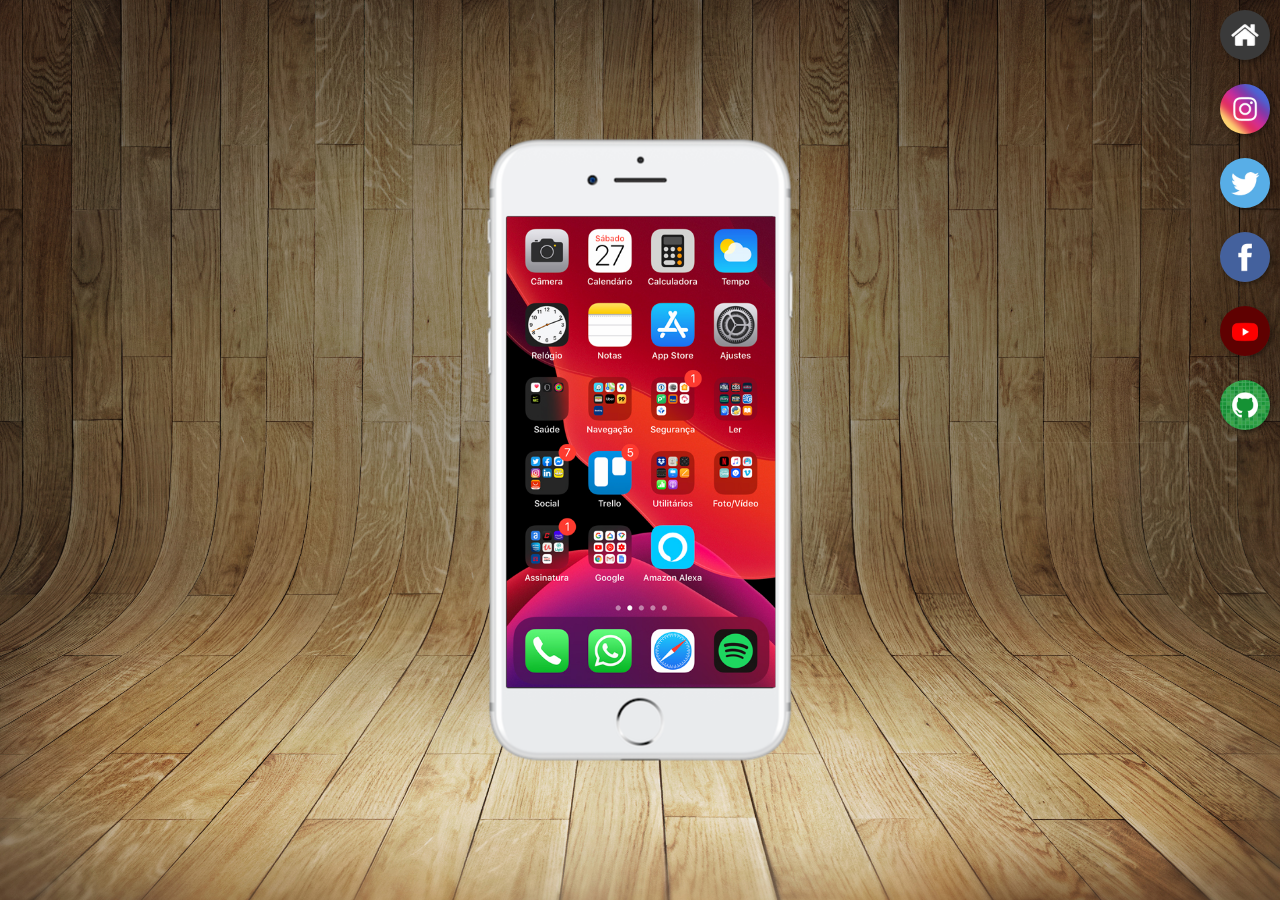
<file: index.html>
<!DOCTYPE html>
<html lang="pt-br">
<head>
    <meta charset="UTF-8">
    <meta http-equiv="X-UA-Compatible" content="IE=edge">
    <meta name="viewport" content="width=device-width, initial-scale=1.0">
    <title>Projeto Redes Sociais</title>
    <link rel="shortcut icon" href="favicon.ico" type="image/x-icon">
    <link rel="stylesheet" href="estilos/style.css">
</head>
<body>
    <main>
        <section id="telefone">
            <iframe name="tela" id="tela" src="home.html" frameborder="0"></iframe>
        </section>
        <section id="redes-sociais">
            <a href="home.html" target="tela"><img src="imagens/logo-home.jpg" alt="Home"></a> <br>
            <a href="instagram.html" target="tela"><img src="imagens/logo-instagram.jpg" alt="Instagram"></a> <br>
            <a href="twitter.html" target="tela"><img src="imagens/logo-twitter.jpg" alt="Twitter"></a> <br>
            <a href="face.html" target="tela"><img src="imagens/logo-facebook.jpg" alt="Facebook"></a> <br>
            <a href="youtube.html" target="tela"><img src="imagens/logo-youtube.jpg" alt="YouTube"></a> <br>
            <a href="github.html" target="tela"><img src="imagens/logo-github.jpg" alt="GitHub"></a>
        </section>
    </main>
</body>
</html>
</file>
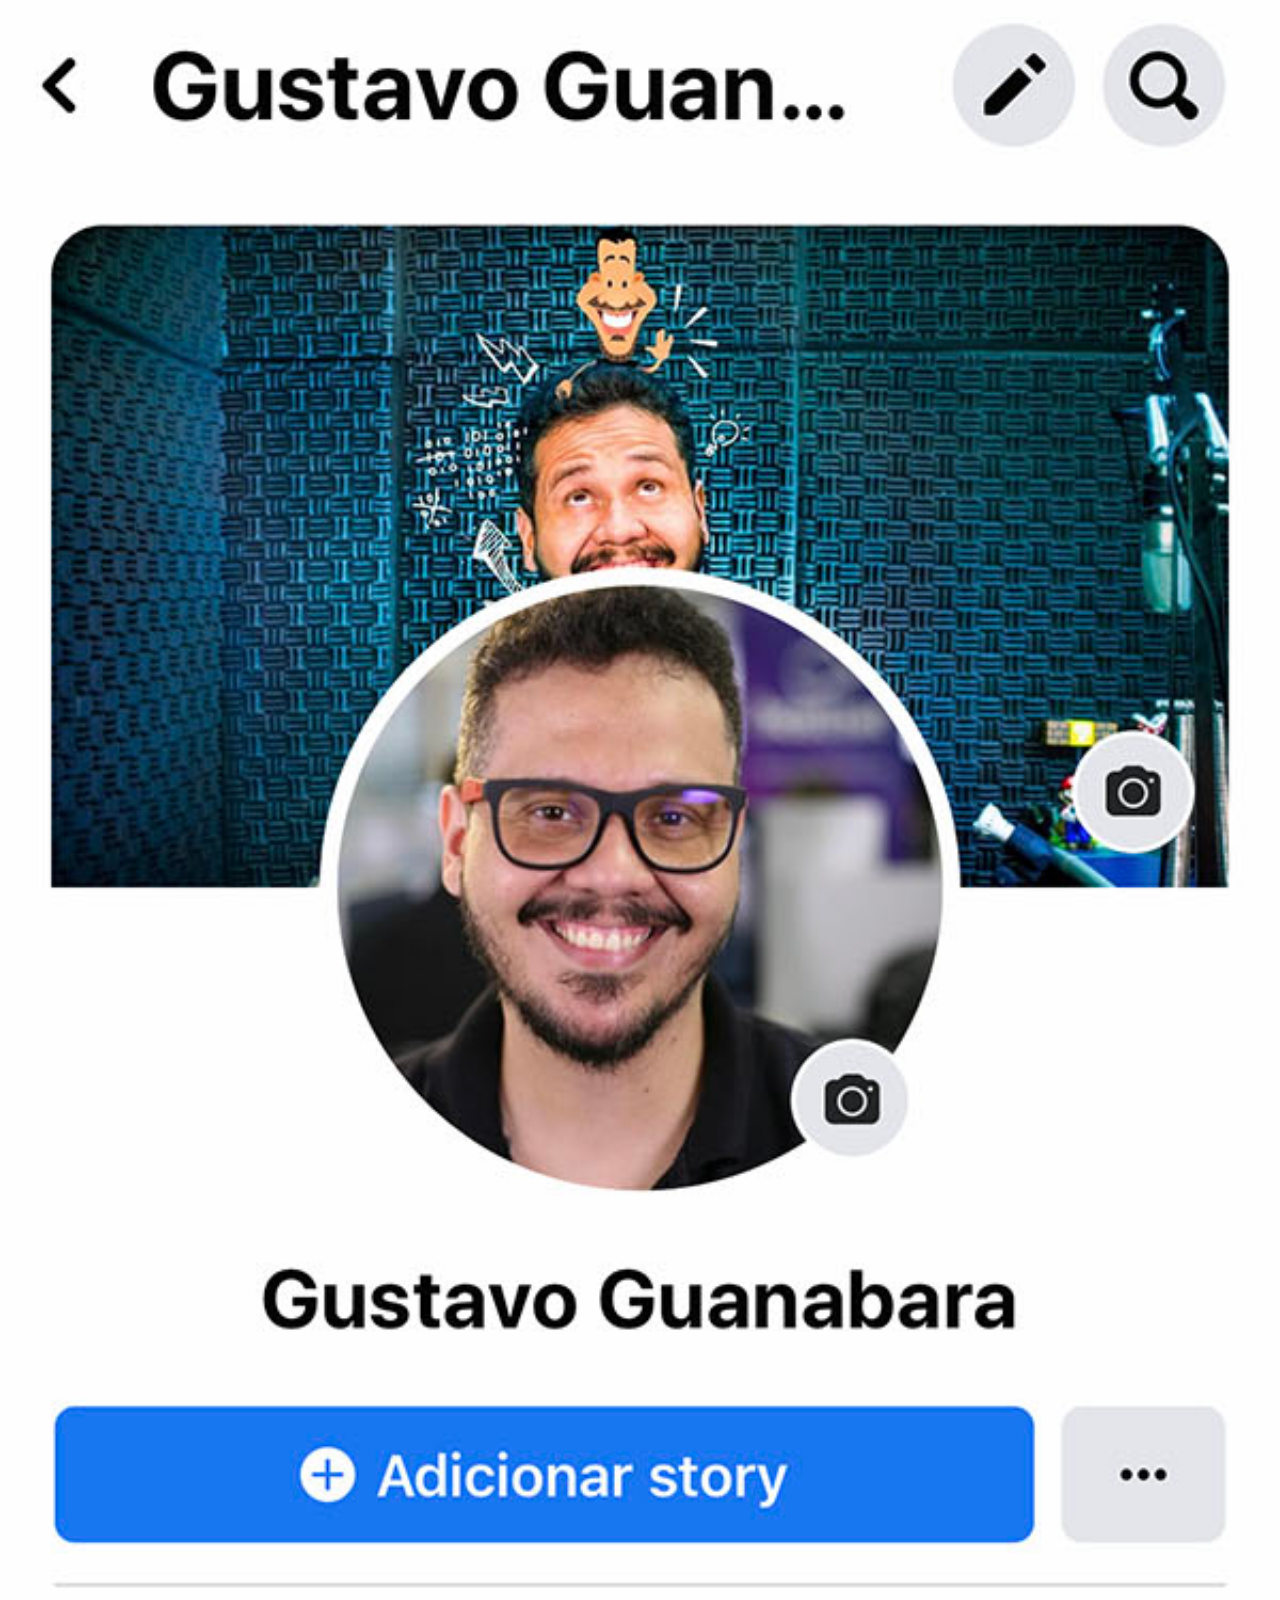
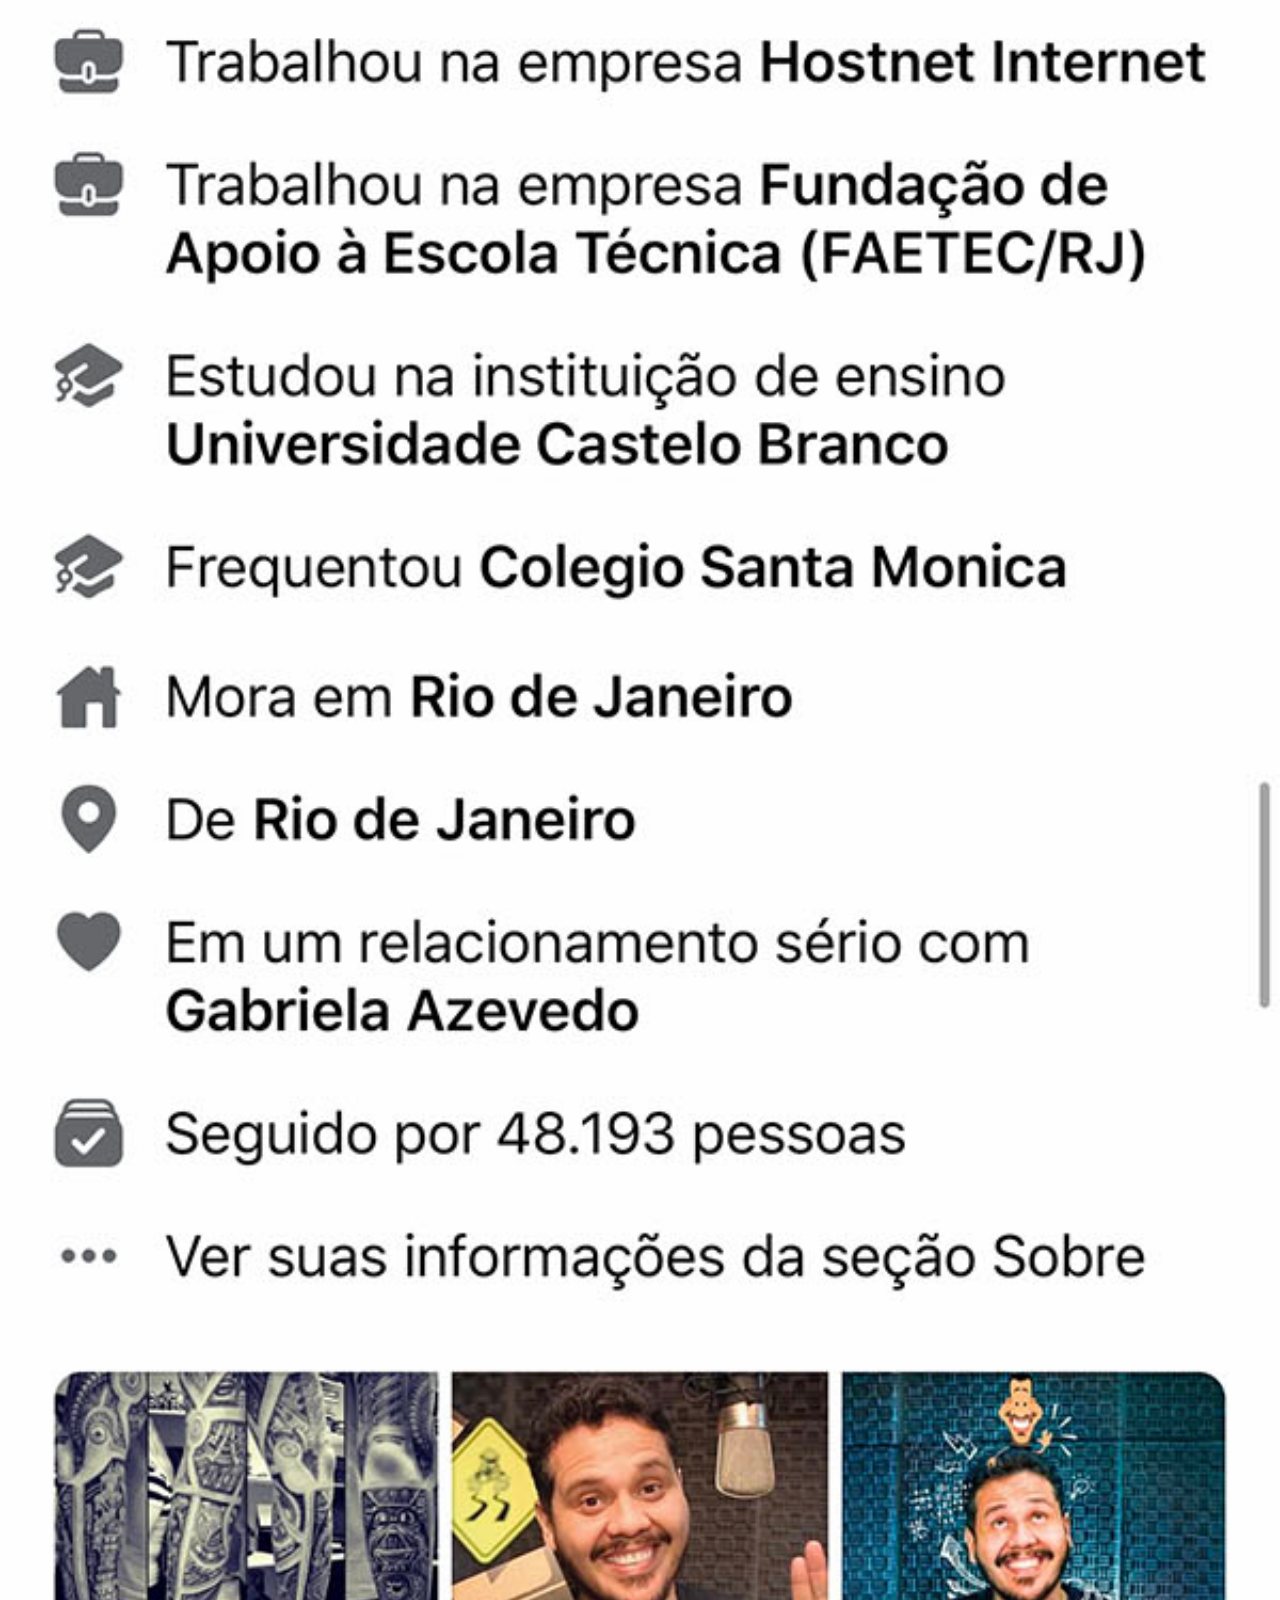
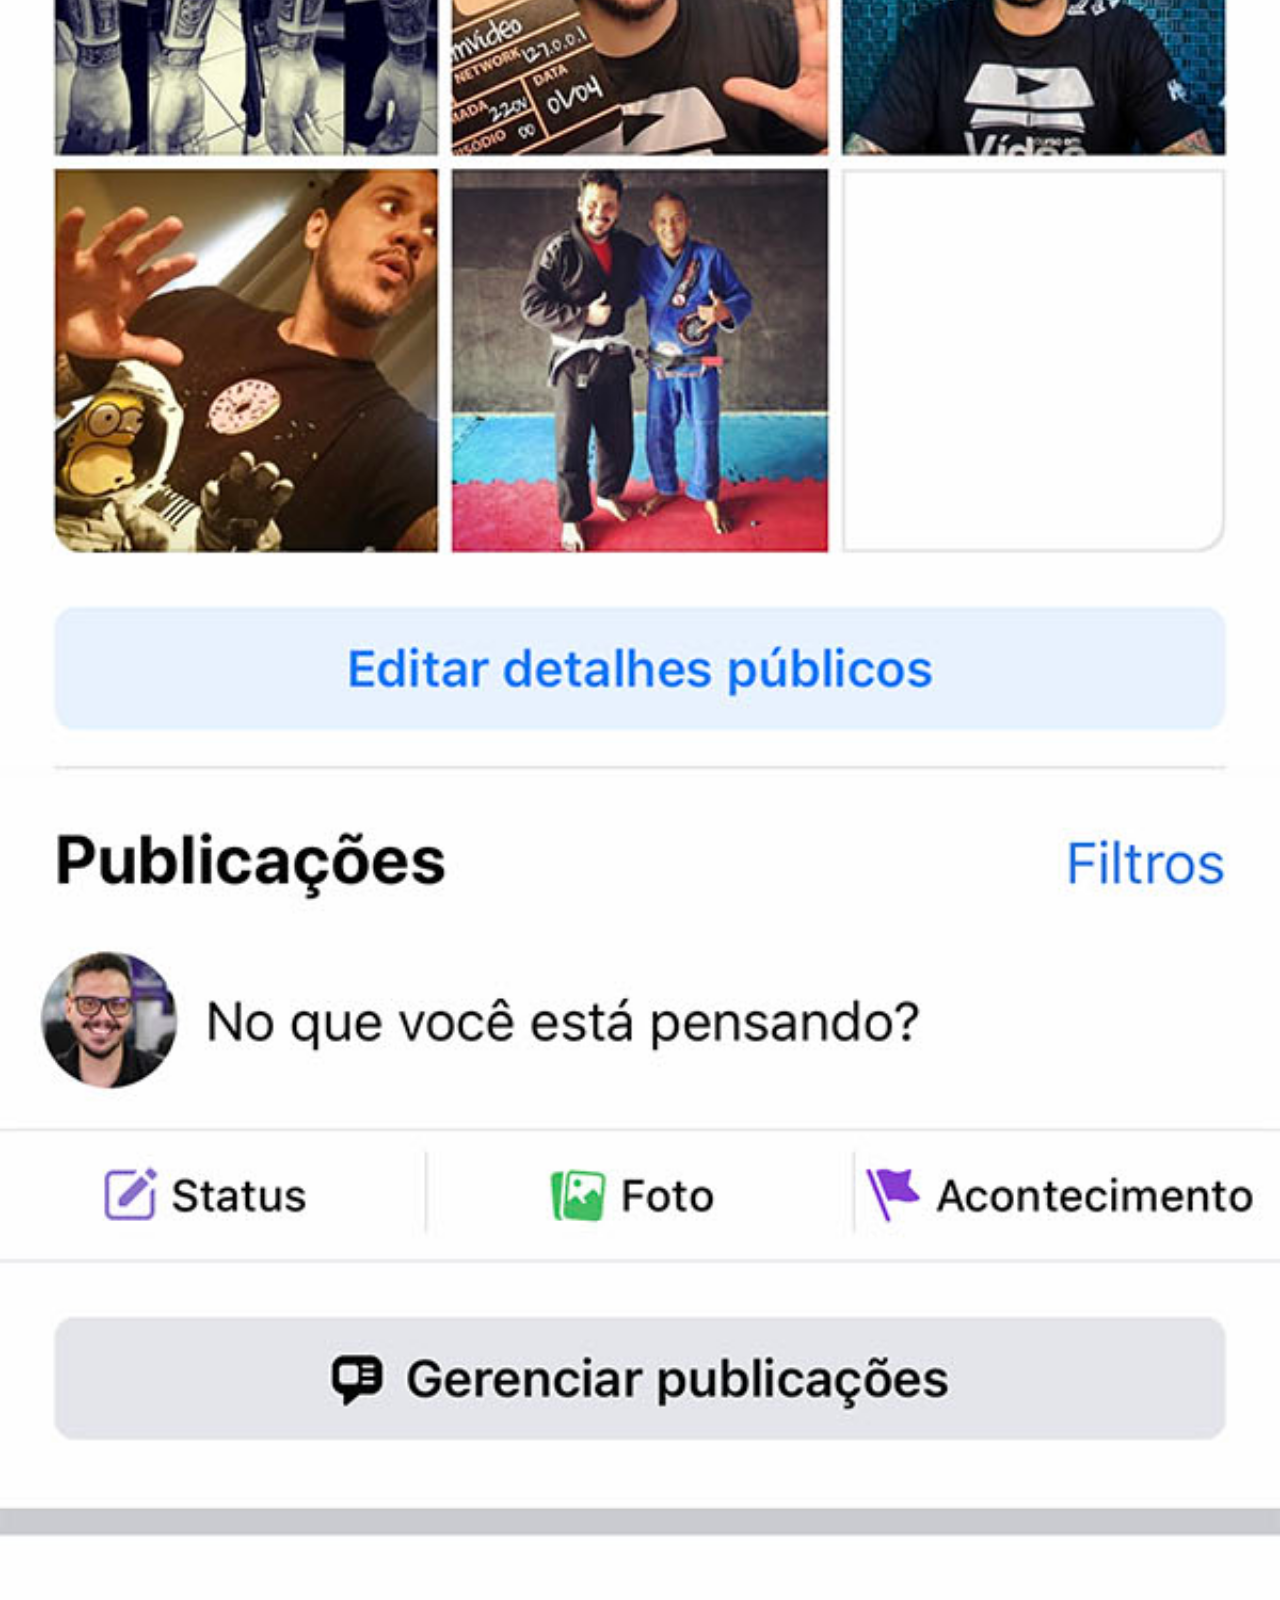
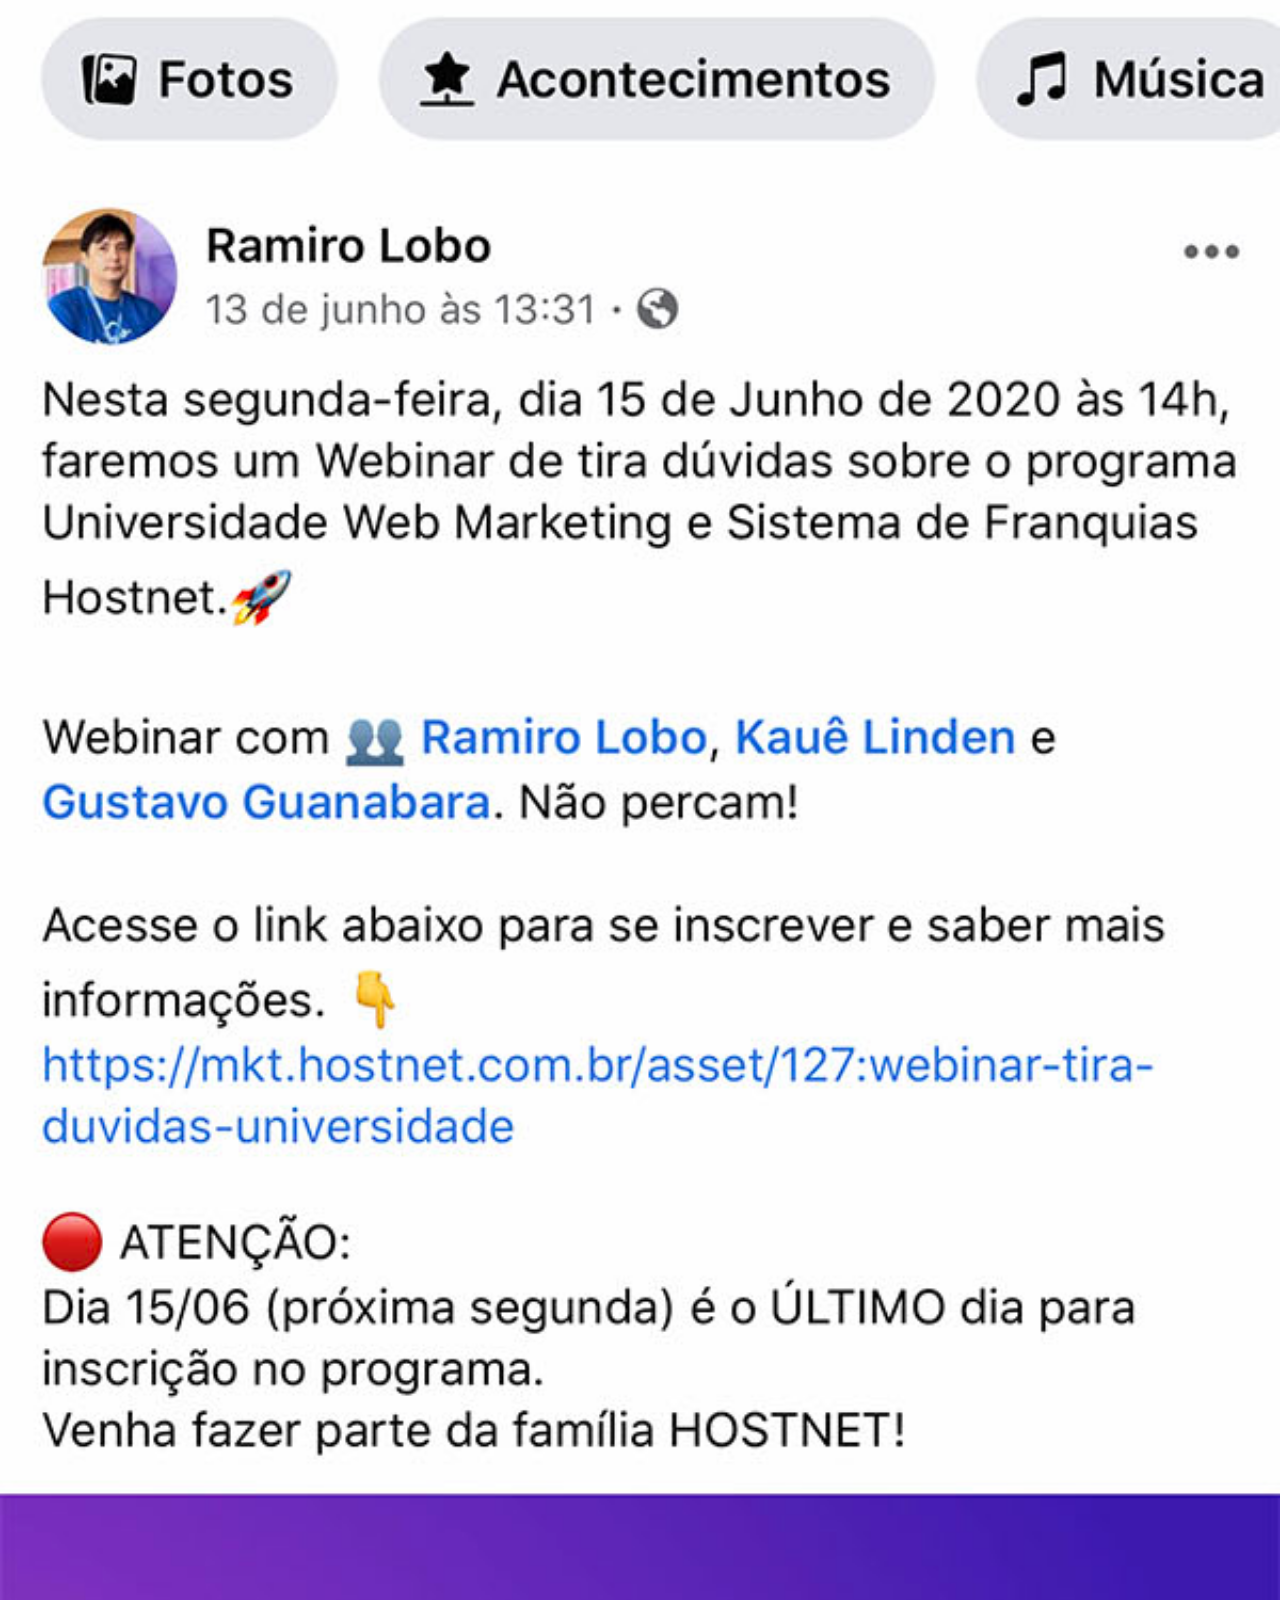
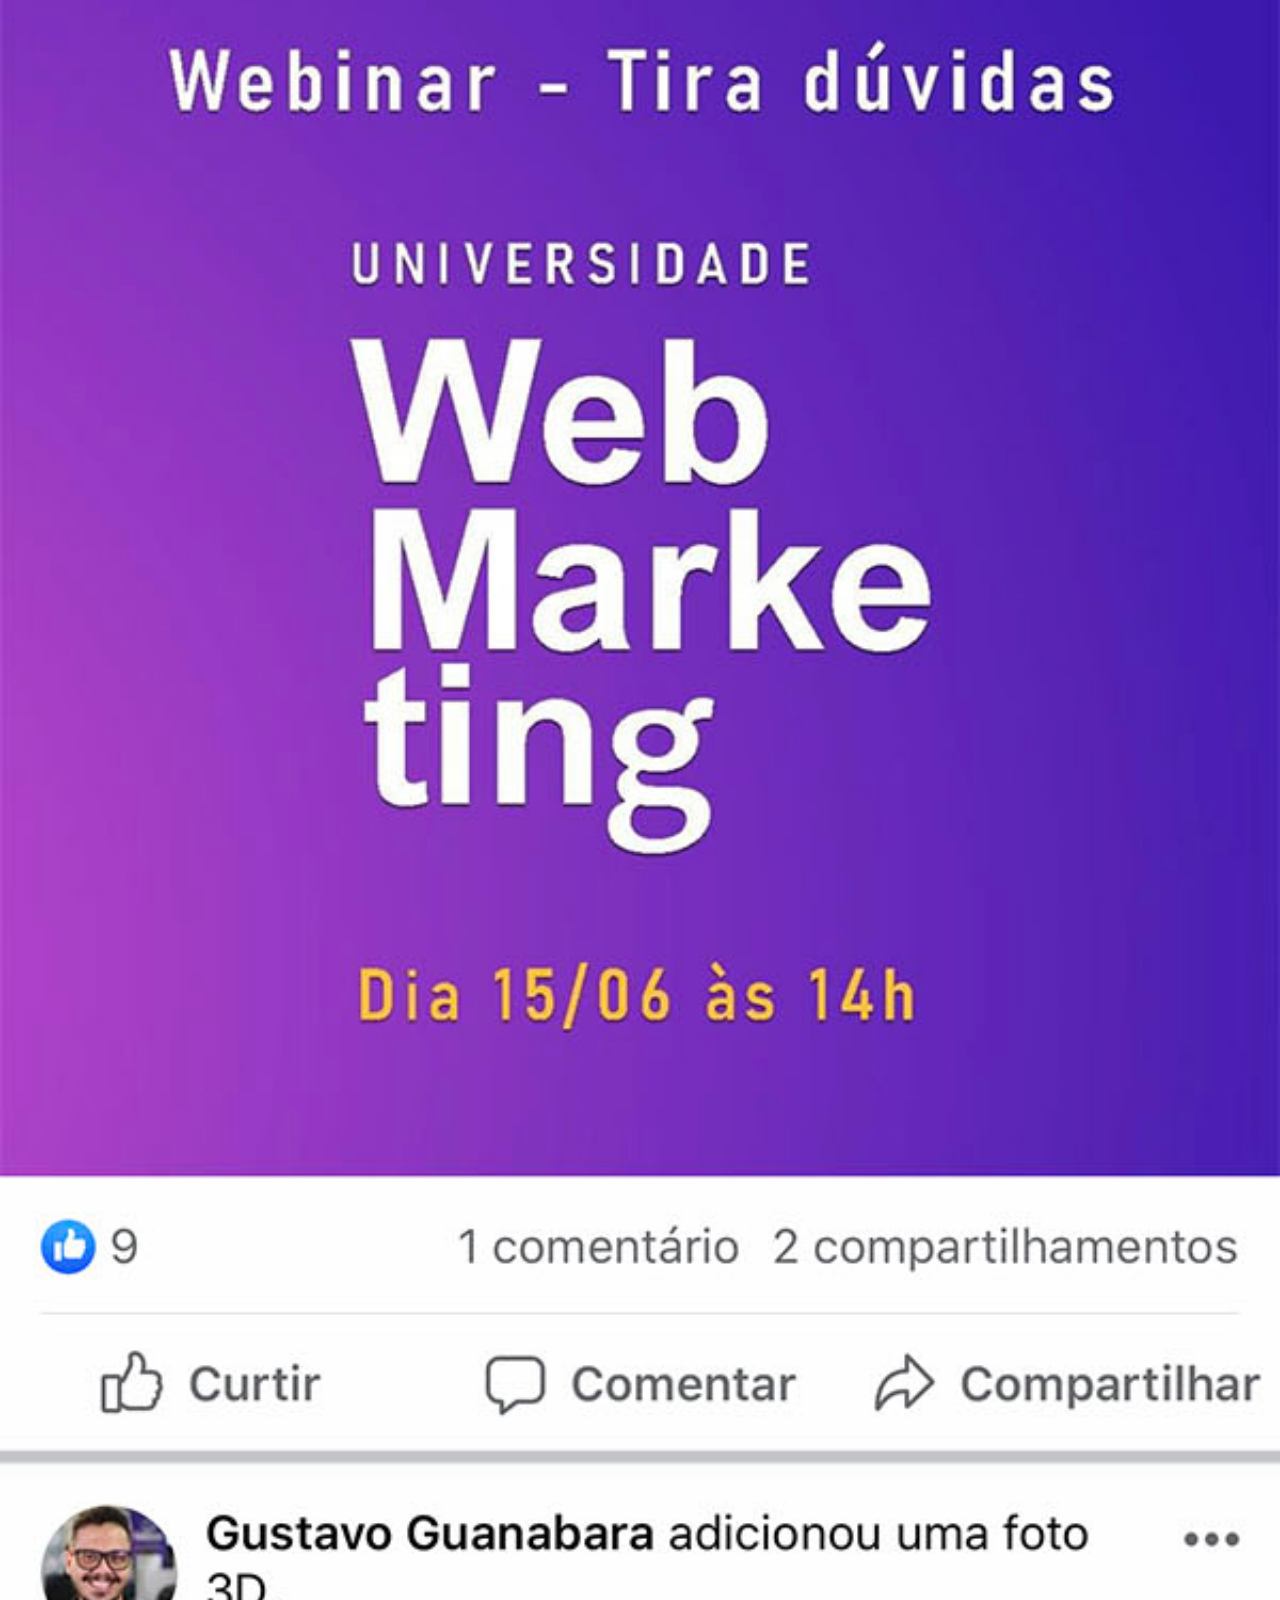
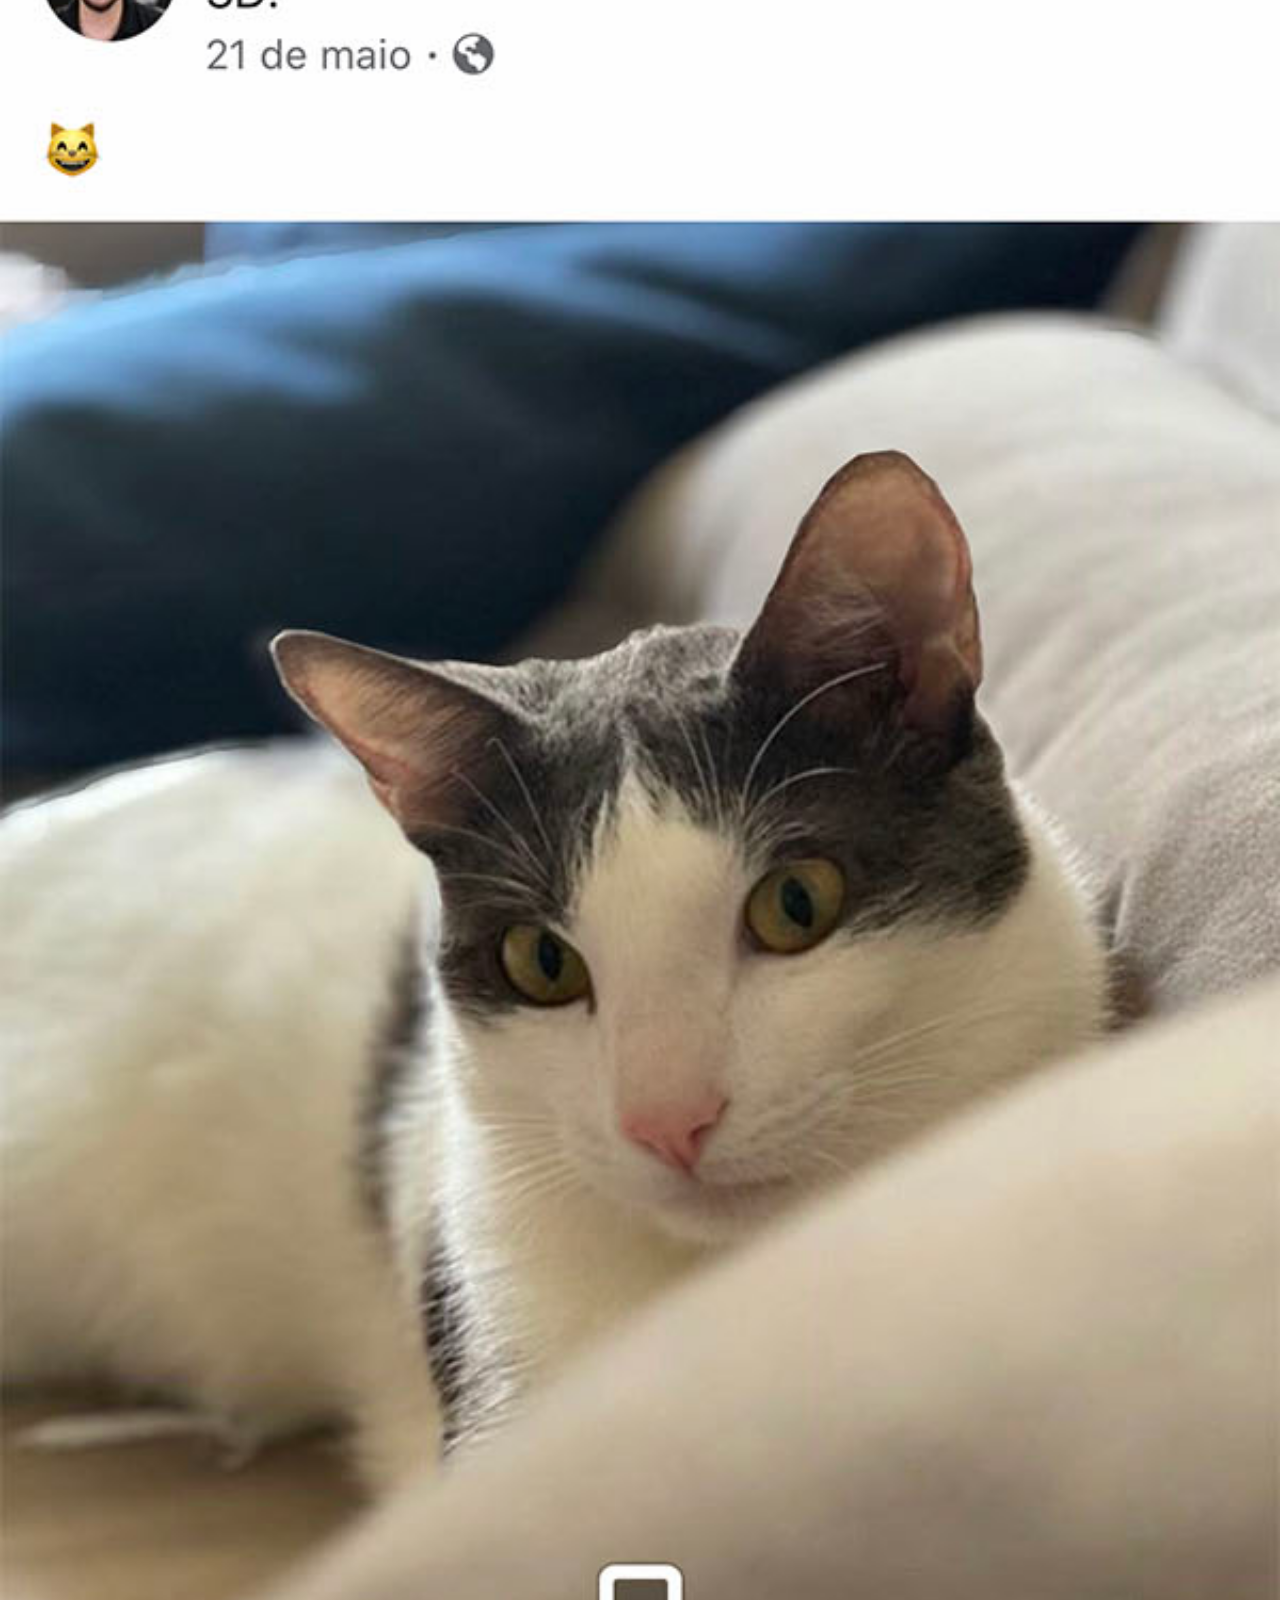
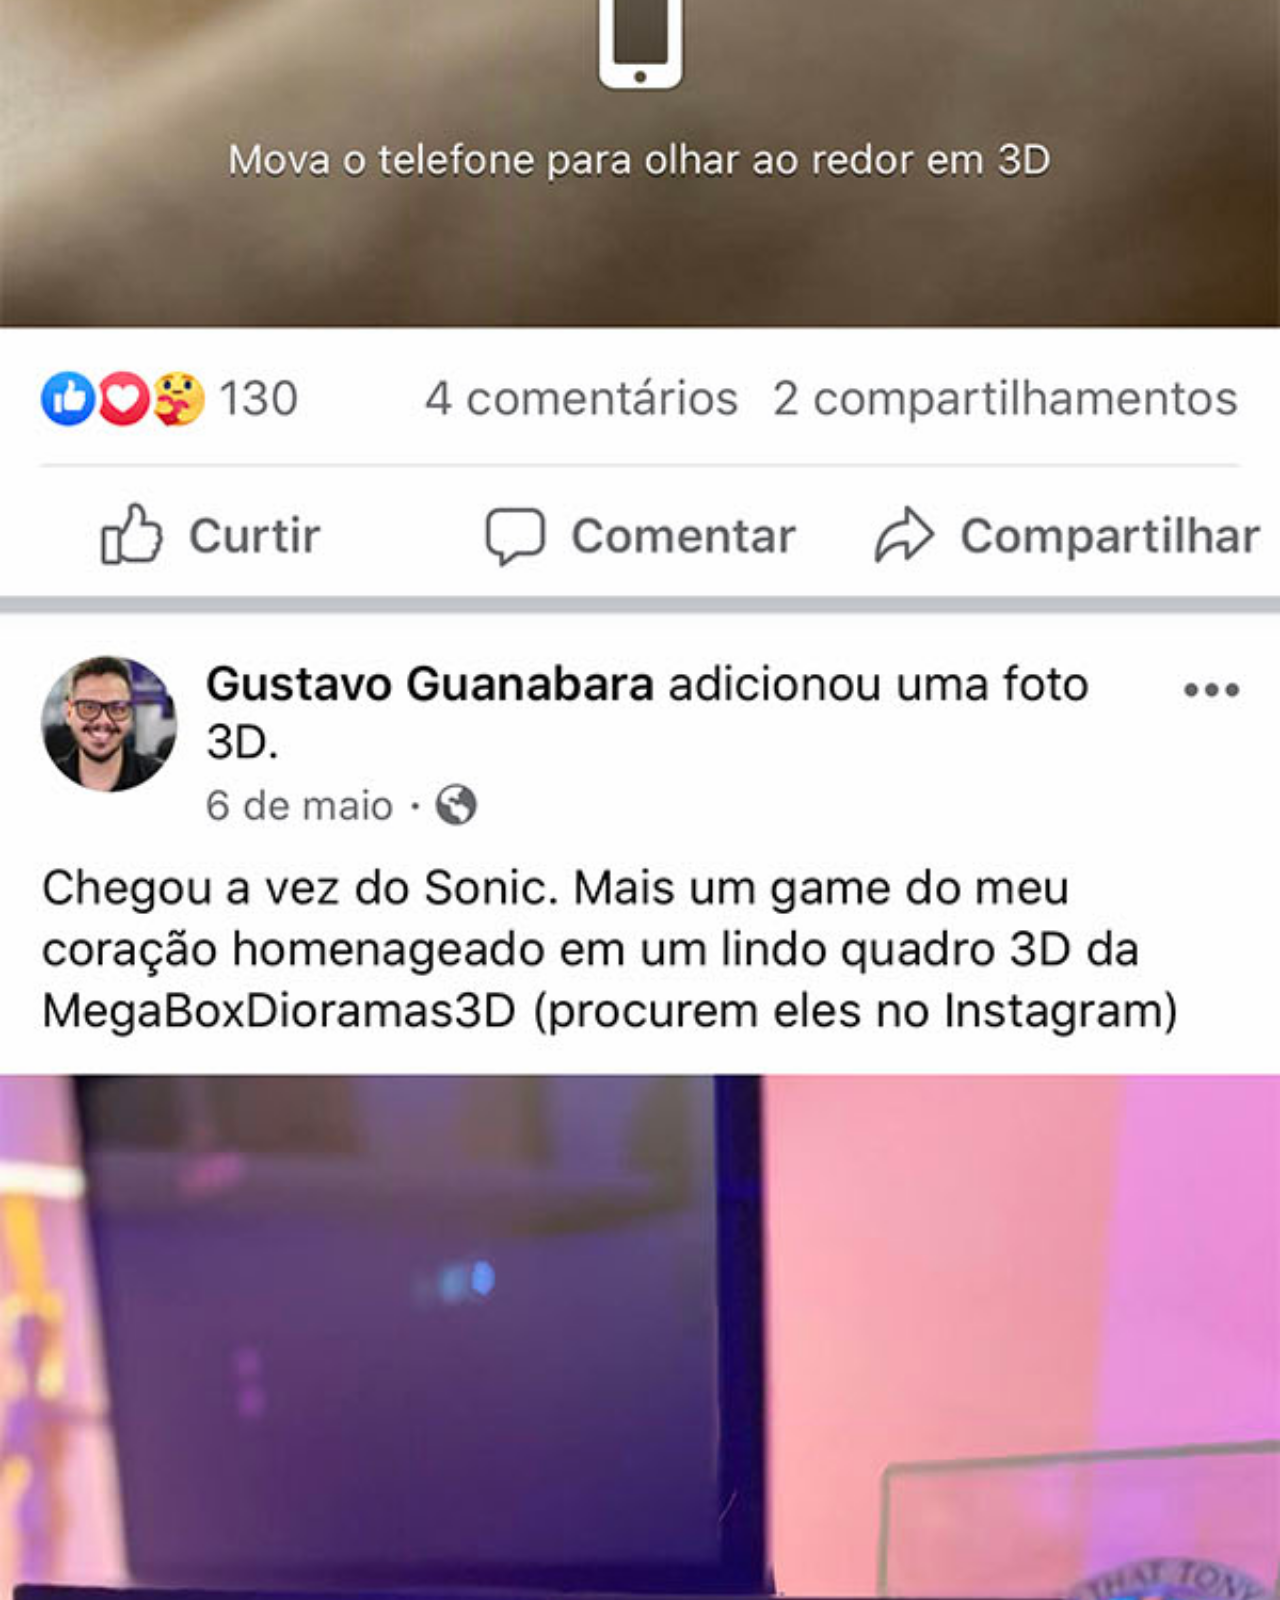
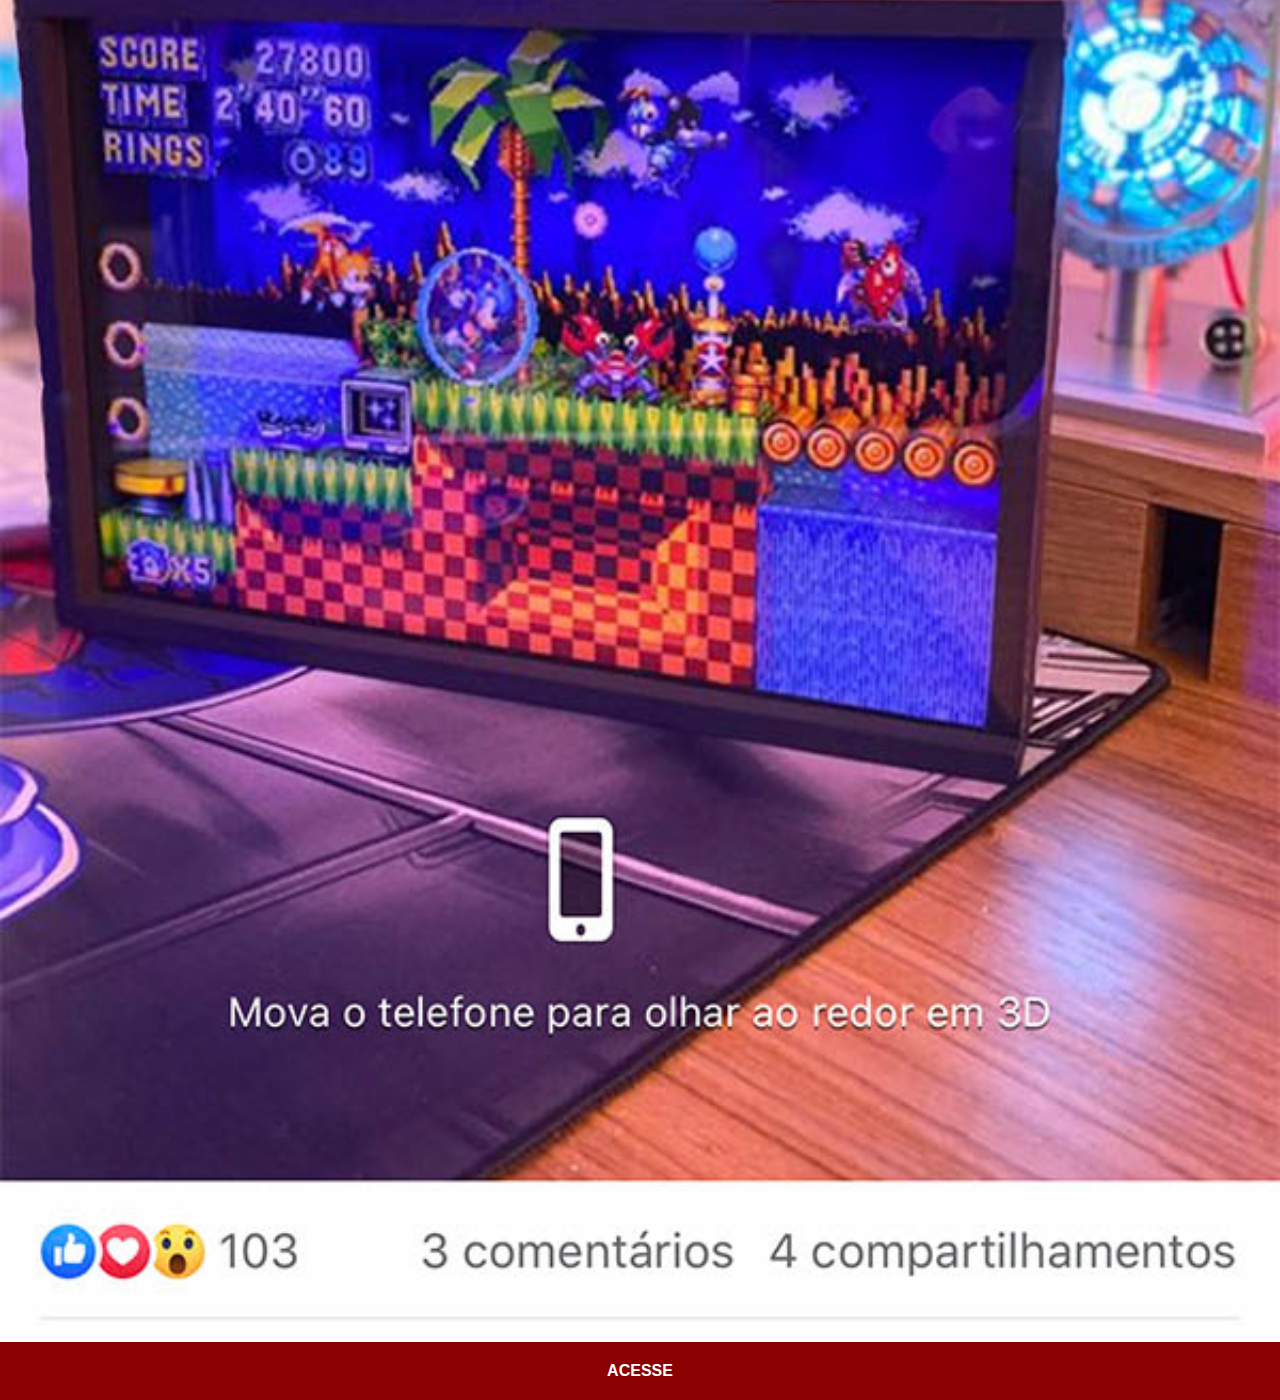
<file: face.html>
<!DOCTYPE html>
<html lang="pt-br">
<head>
    <meta charset="UTF-8">
    <meta http-equiv="X-UA-Compatible" content="IE=edge">
    <meta name="viewport" content="width=device-width, initial-scale=1.0">
    <title>Facebook</title>
    <link rel="stylesheet" href="estilos/social.css">
</head>
<body>
    <img src="imagens/tela-facebook.jpg" alt="Facebook">
    <a href="https://www.facebook.com/gustavoguanabara" target="_blank">ACESSE</a>
</body>
</html>
</file>
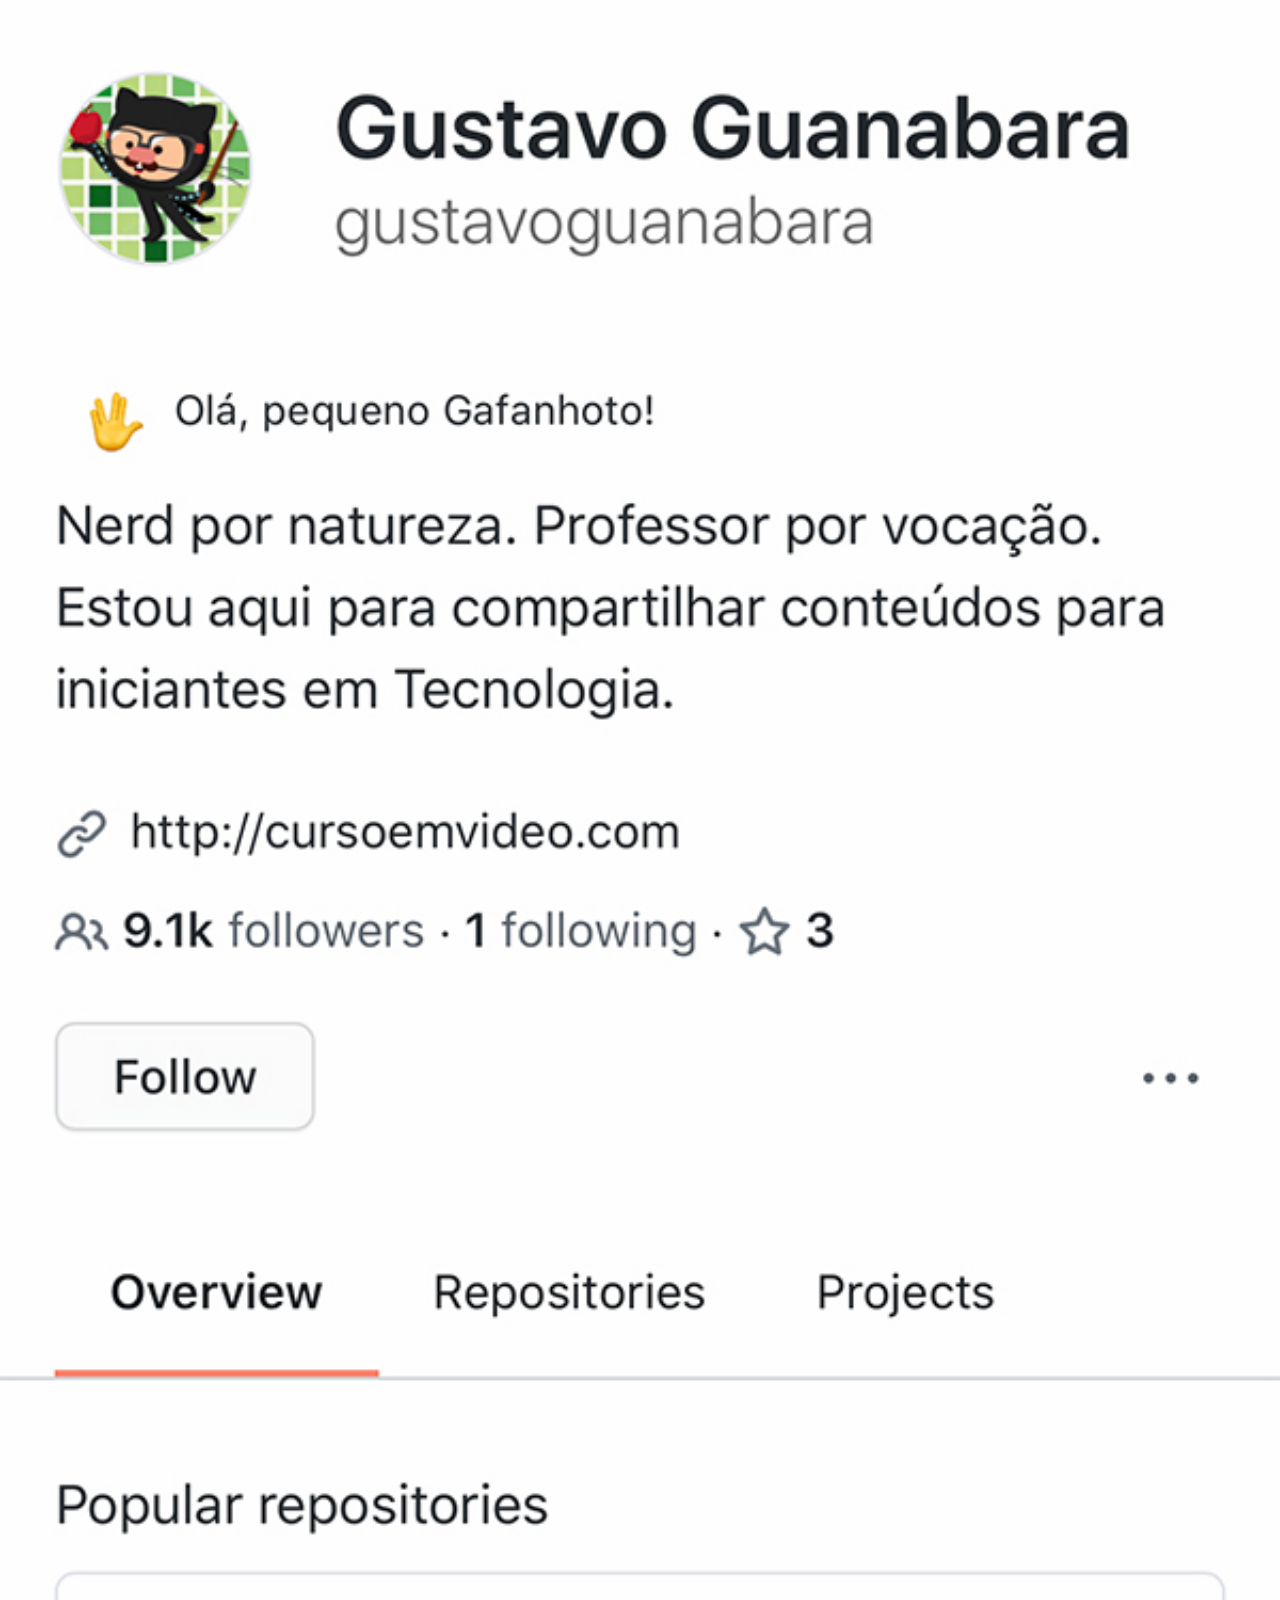
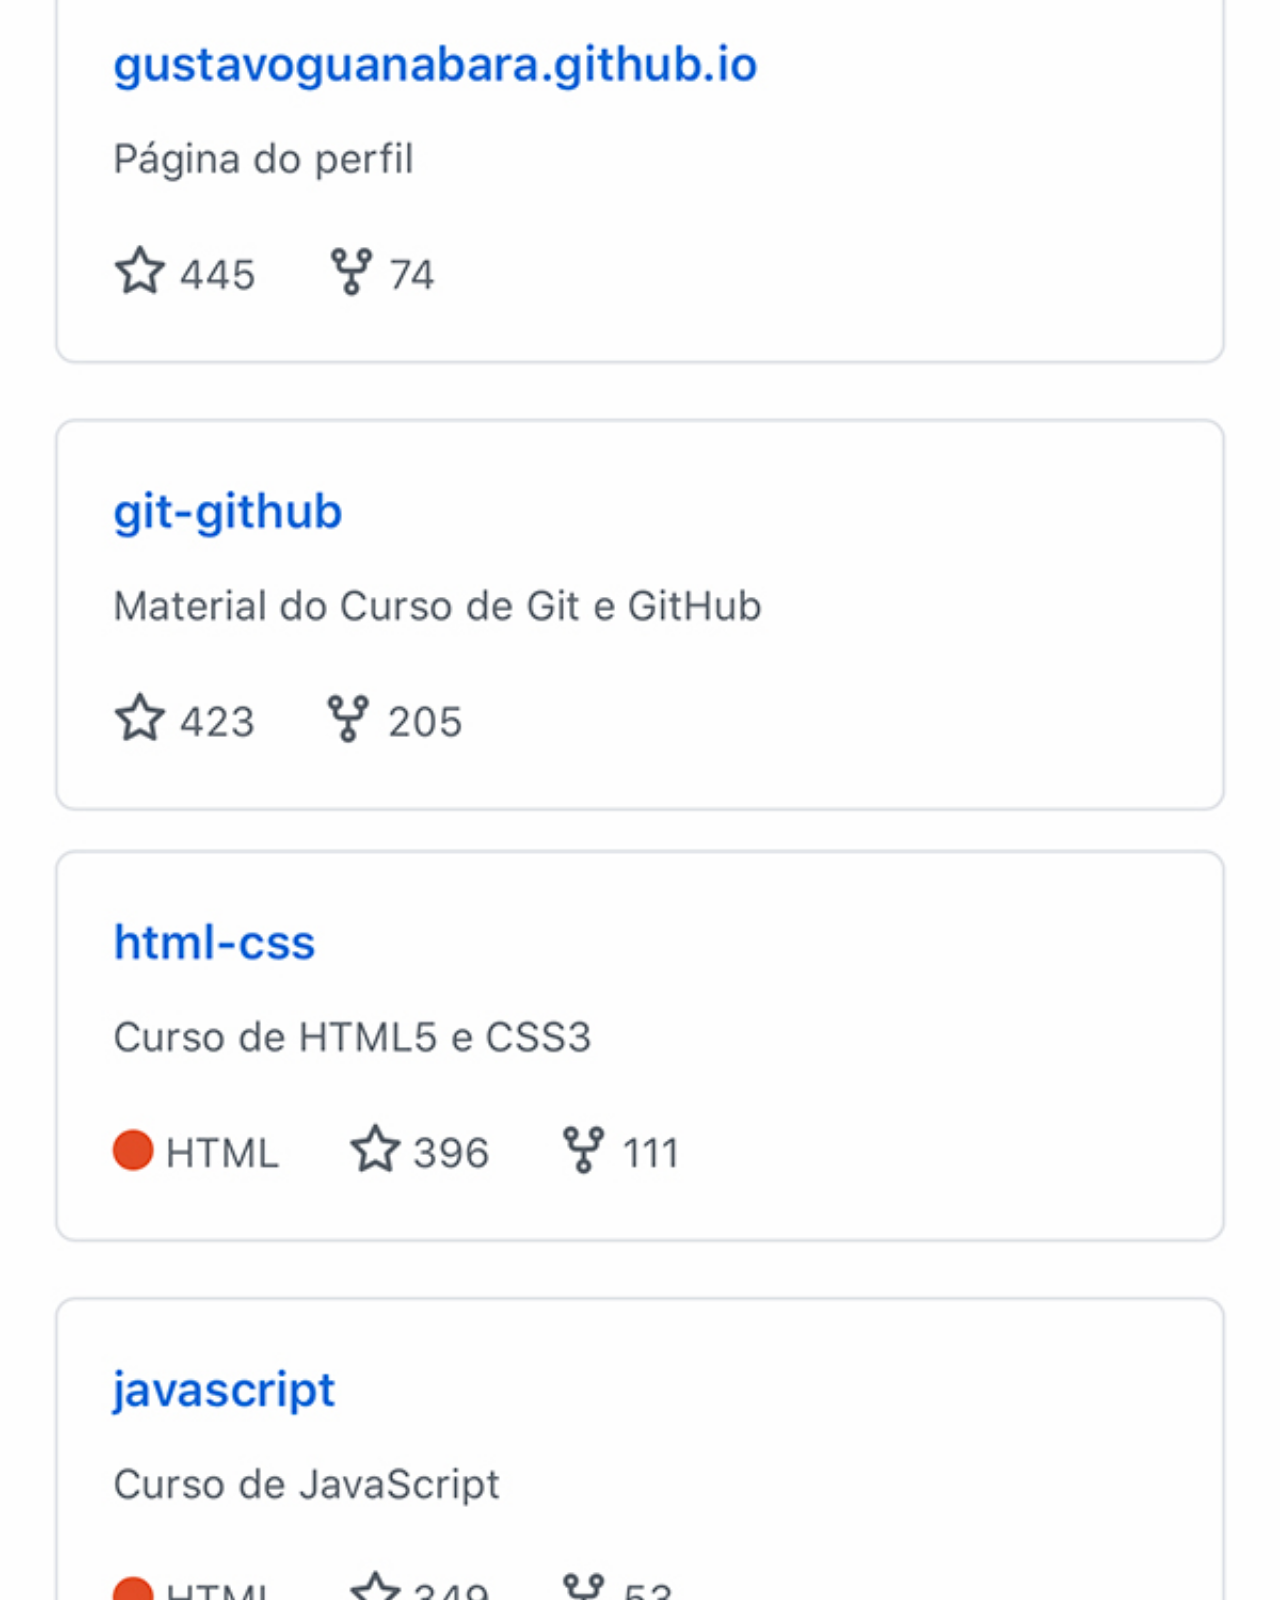
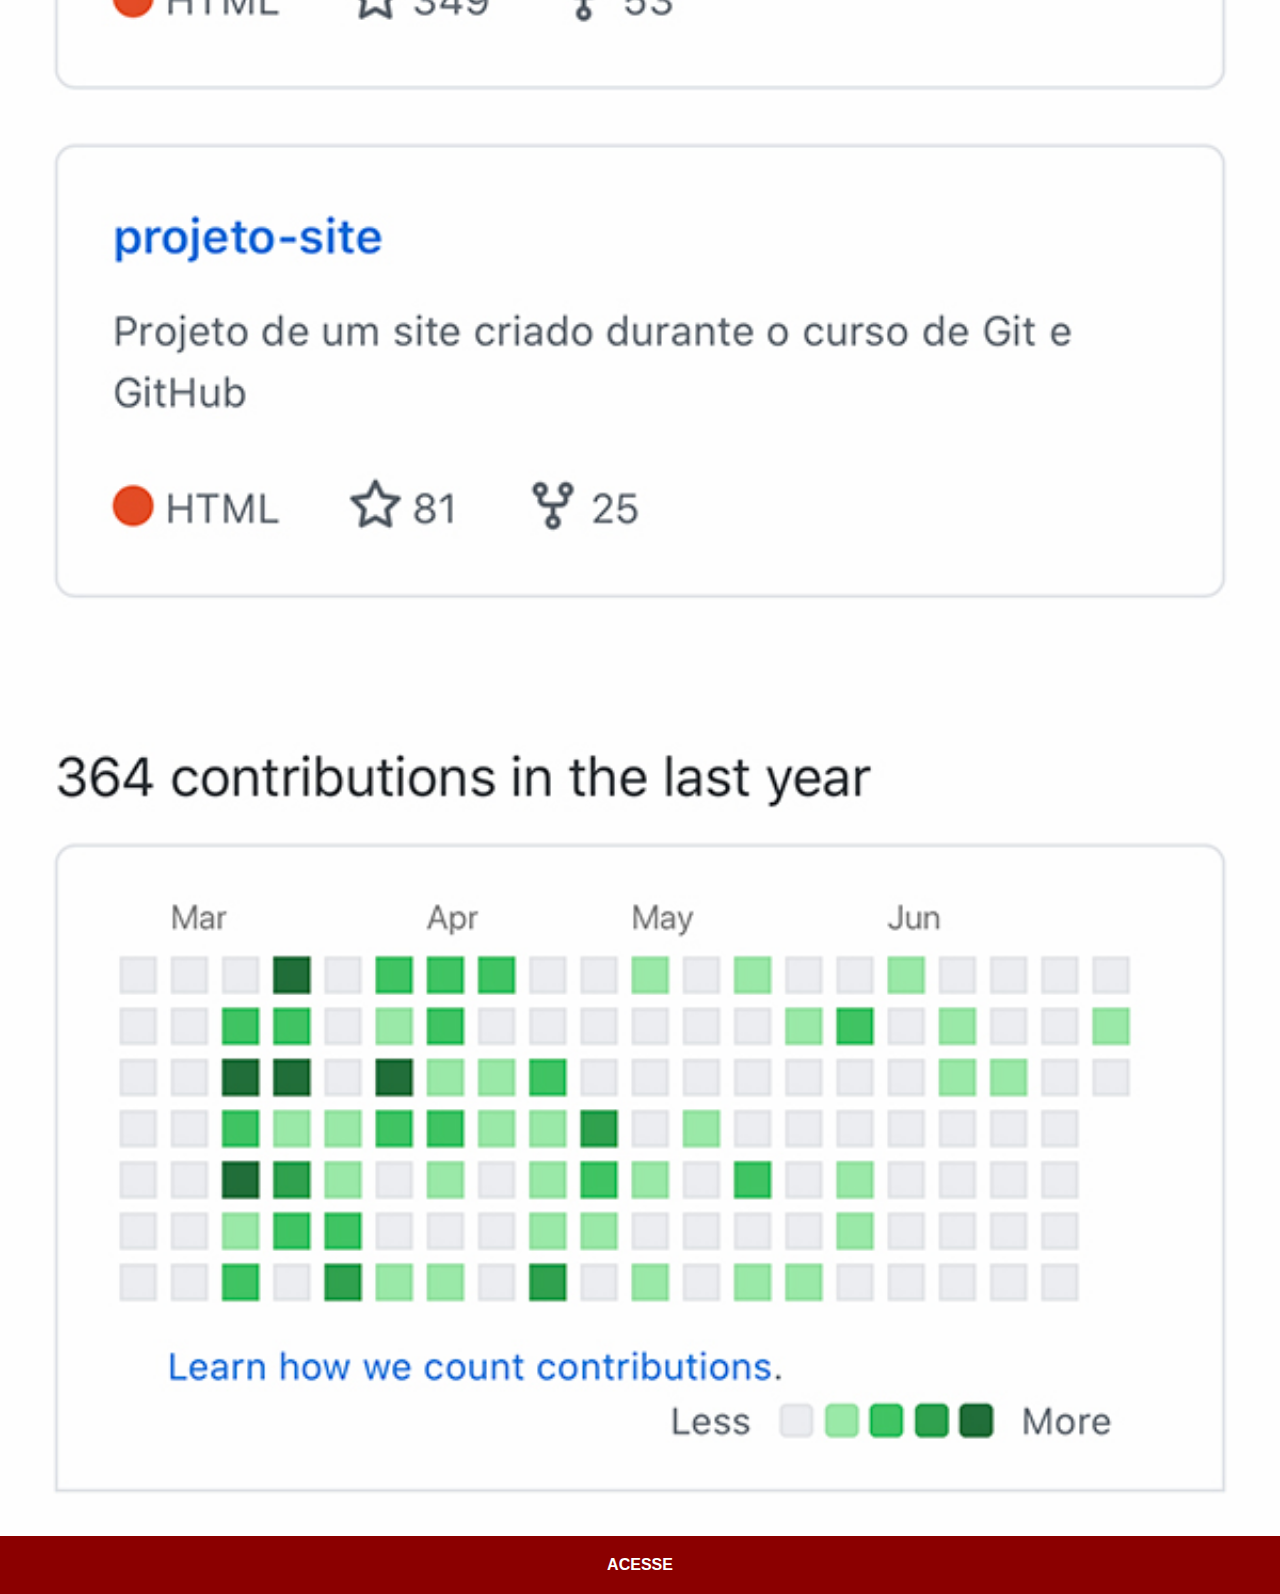
<file: github.html>
<!DOCTYPE html>
<html lang="pt-br">
<head>
    <meta charset="UTF-8">
    <meta http-equiv="X-UA-Compatible" content="IE=edge">
    <meta name="viewport" content="width=device-width, initial-scale=1.0">
    <title>GitHub</title>
    <link rel="stylesheet" href="estilos/social.css">
</head>
<body>
    <img src="imagens/tela-github.jpg" alt="GitHub">
    <a href="https://github.com/gustavoguanabara" target="_blank">ACESSE</a>
</body>
</html>
</file>
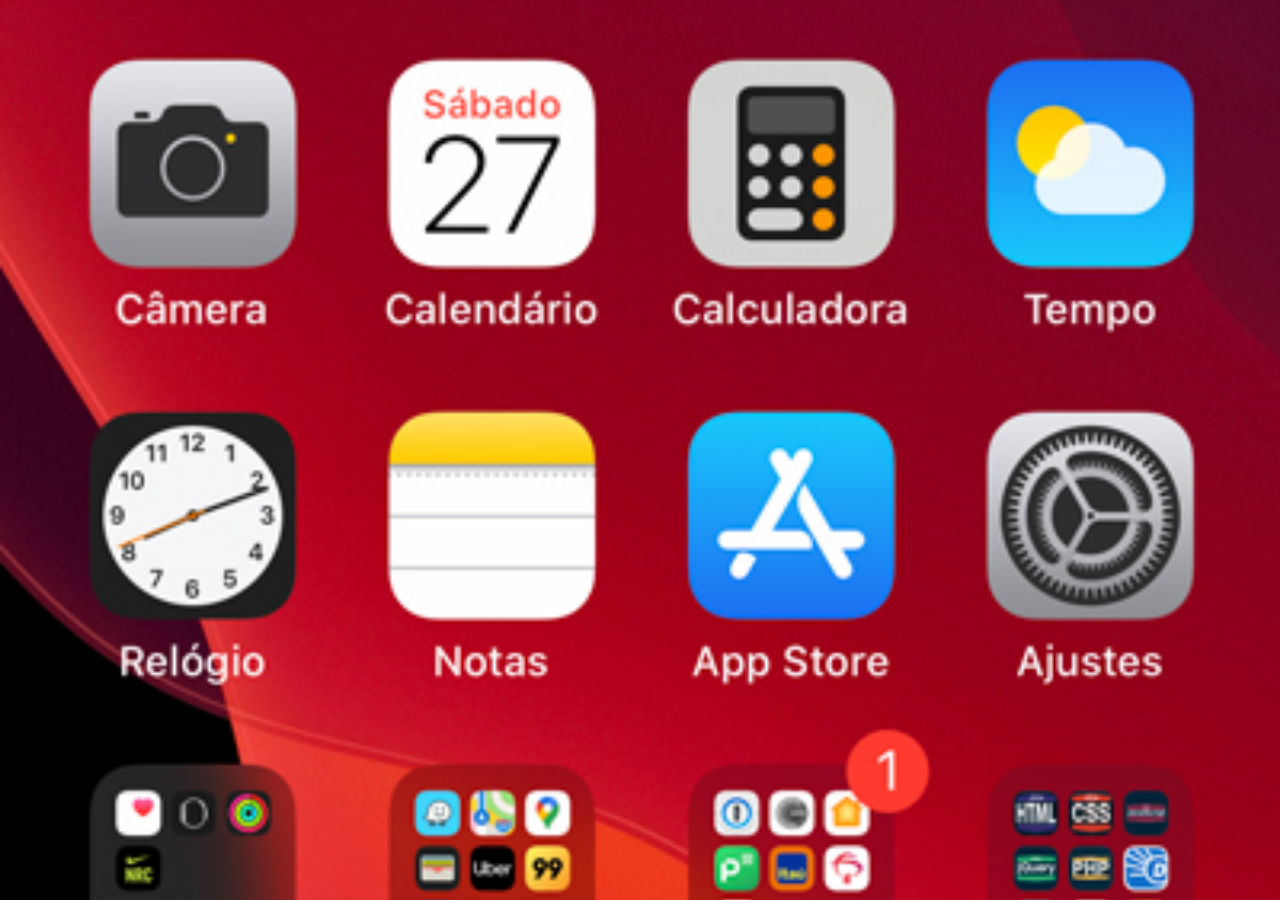
<file: home.html>
<!DOCTYPE html>
<html lang="pt-br">
<head>
    <meta charset="UTF-8">
    <meta http-equiv="X-UA-Compatible" content="IE=edge">
    <meta name="viewport" content="width=device-width, initial-scale=1.0">
    <title>Home</title>
    <style>
        *{
            margin: 0px;
            padding: 0px;
        }

        body{
            width: 100vw;
            height: 100vh;
            background: black url('imagens/tela-home.jpg') no-repeat top center;
            background-size: cover;
        }
    </style>
</head>
<body>
    
</body>
</html>
</file>
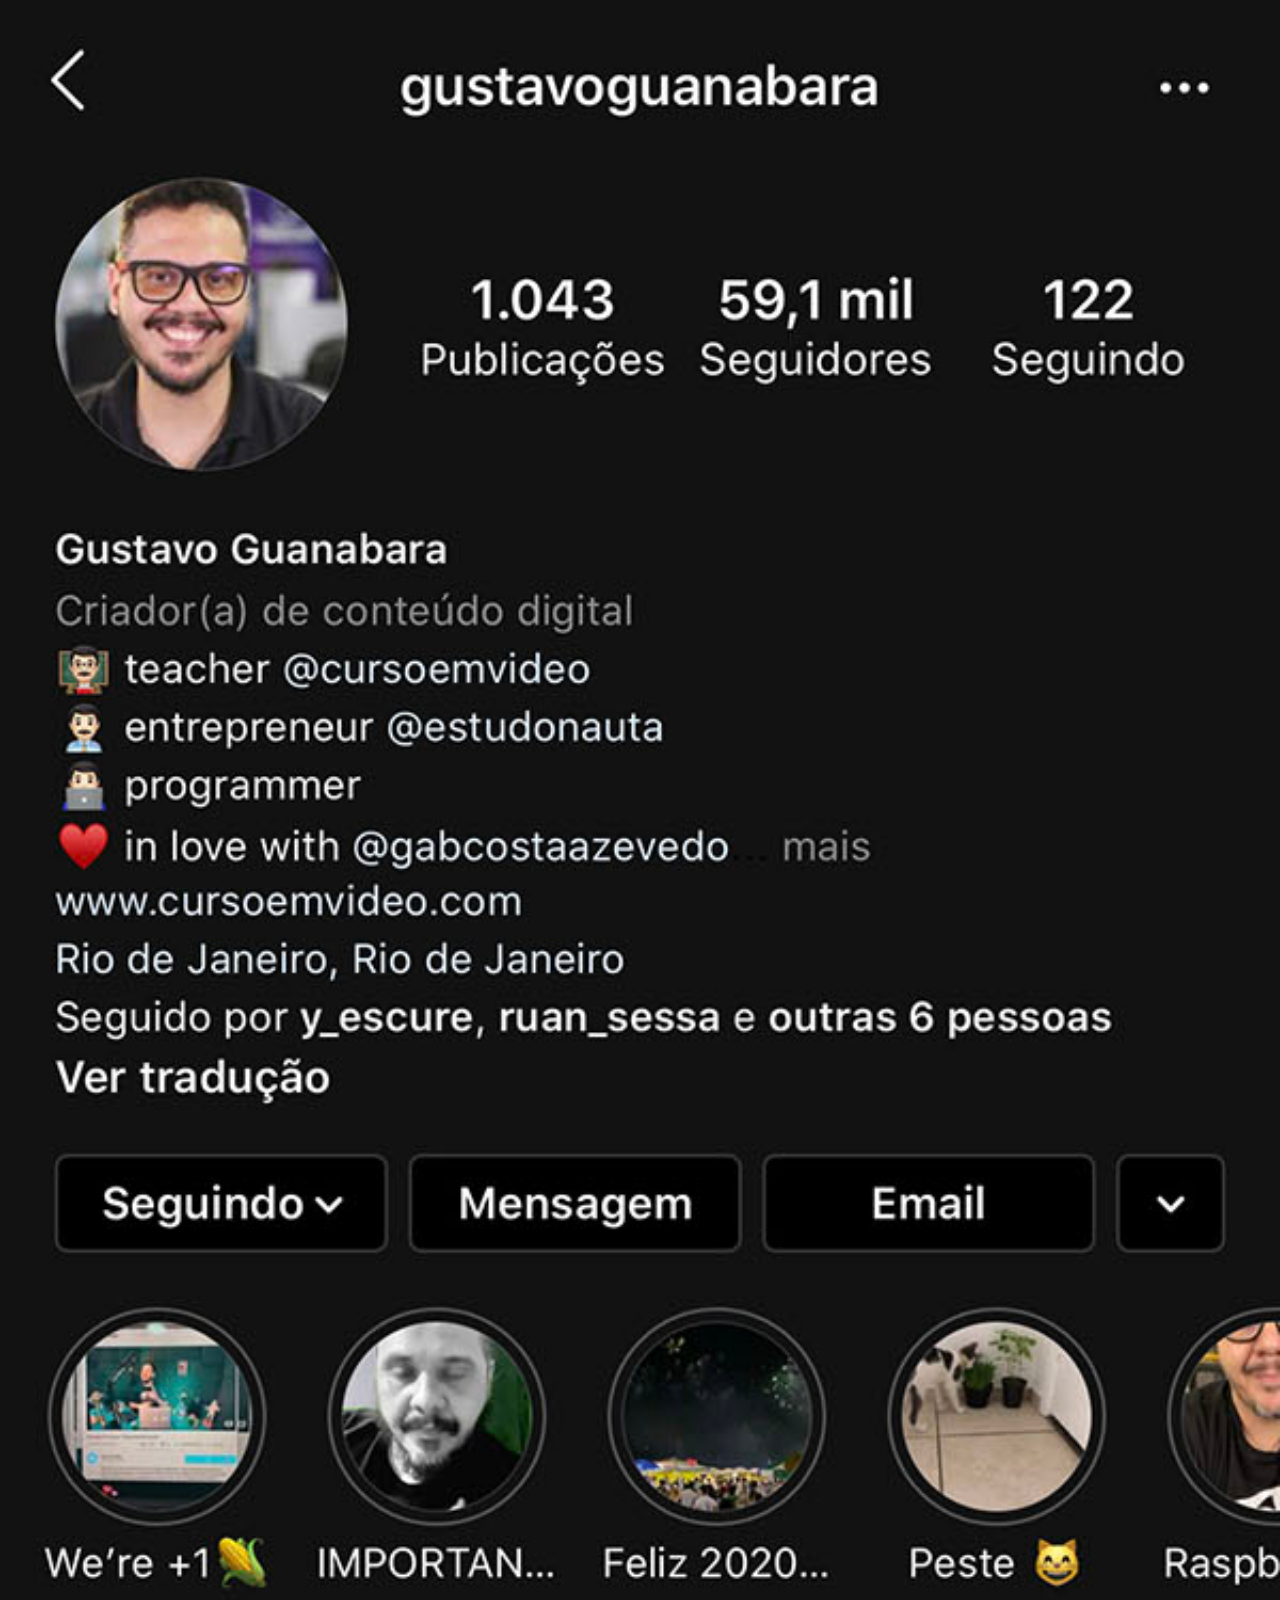
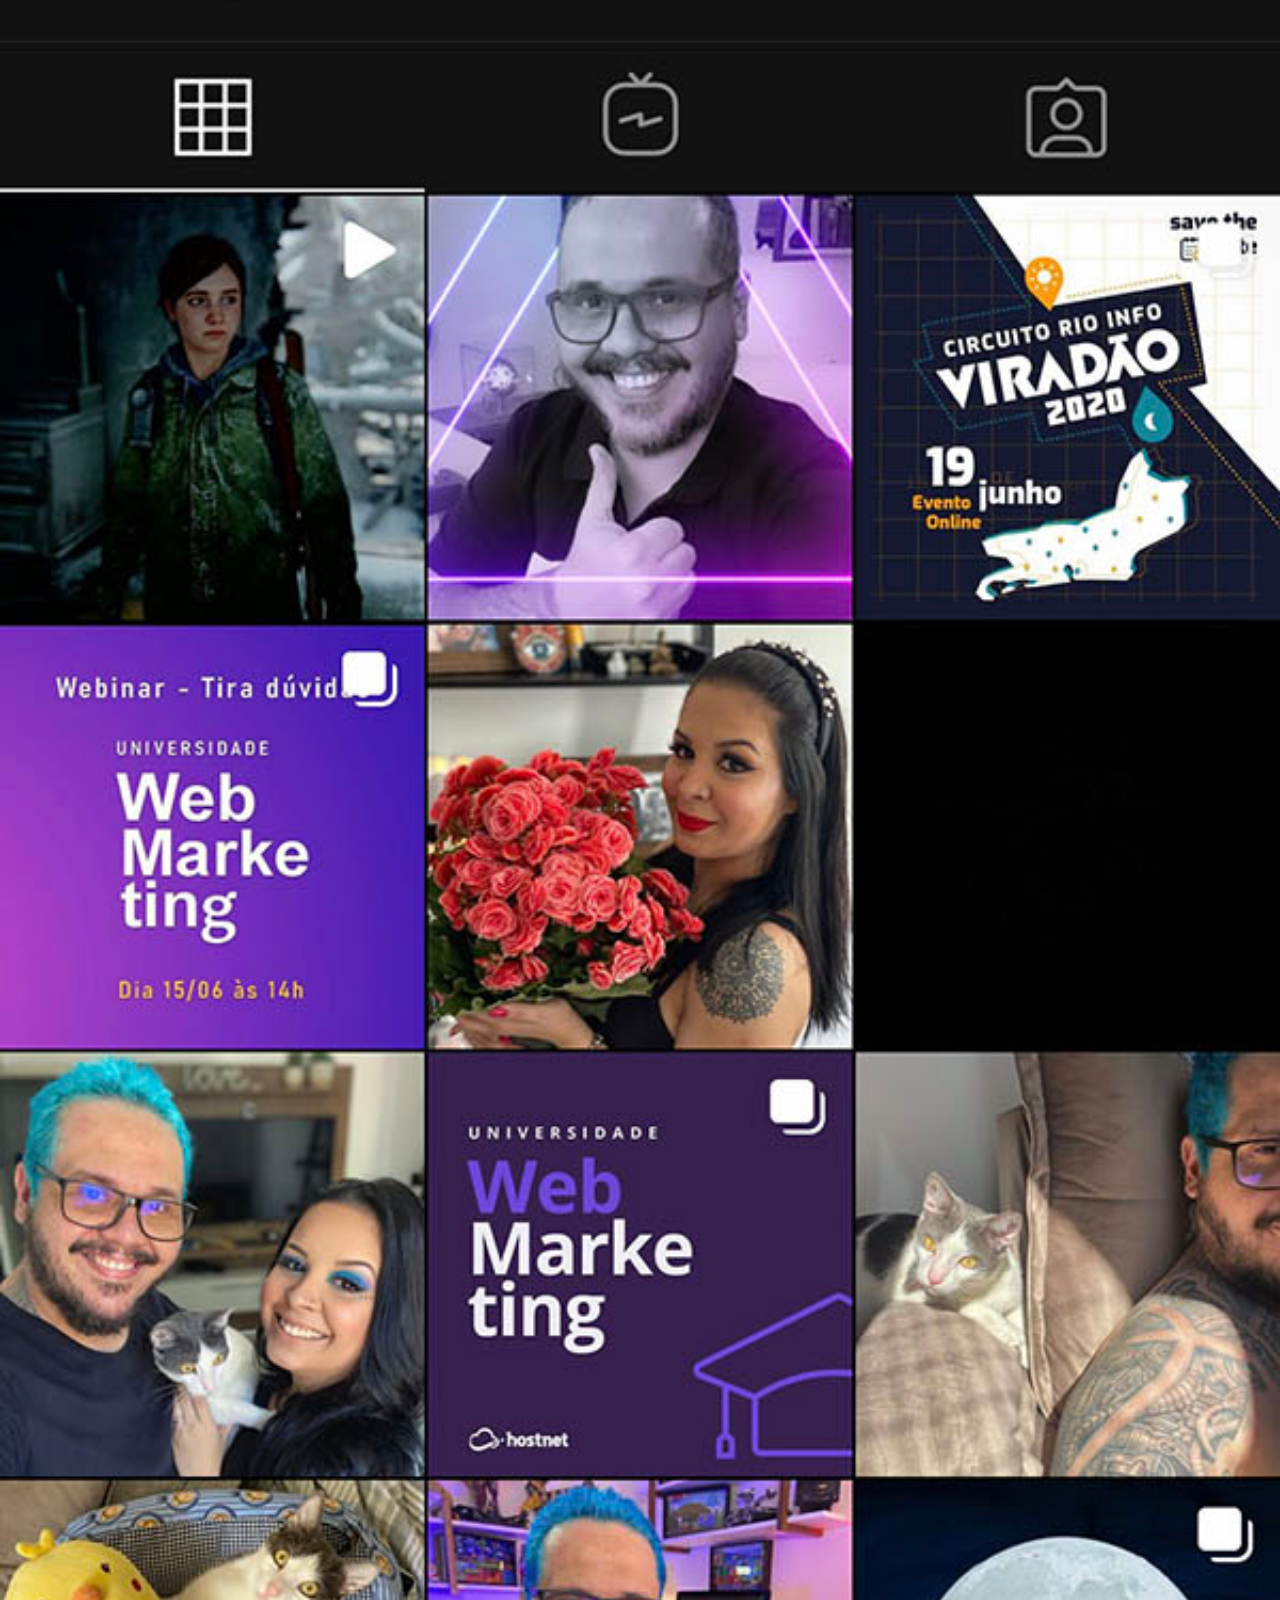
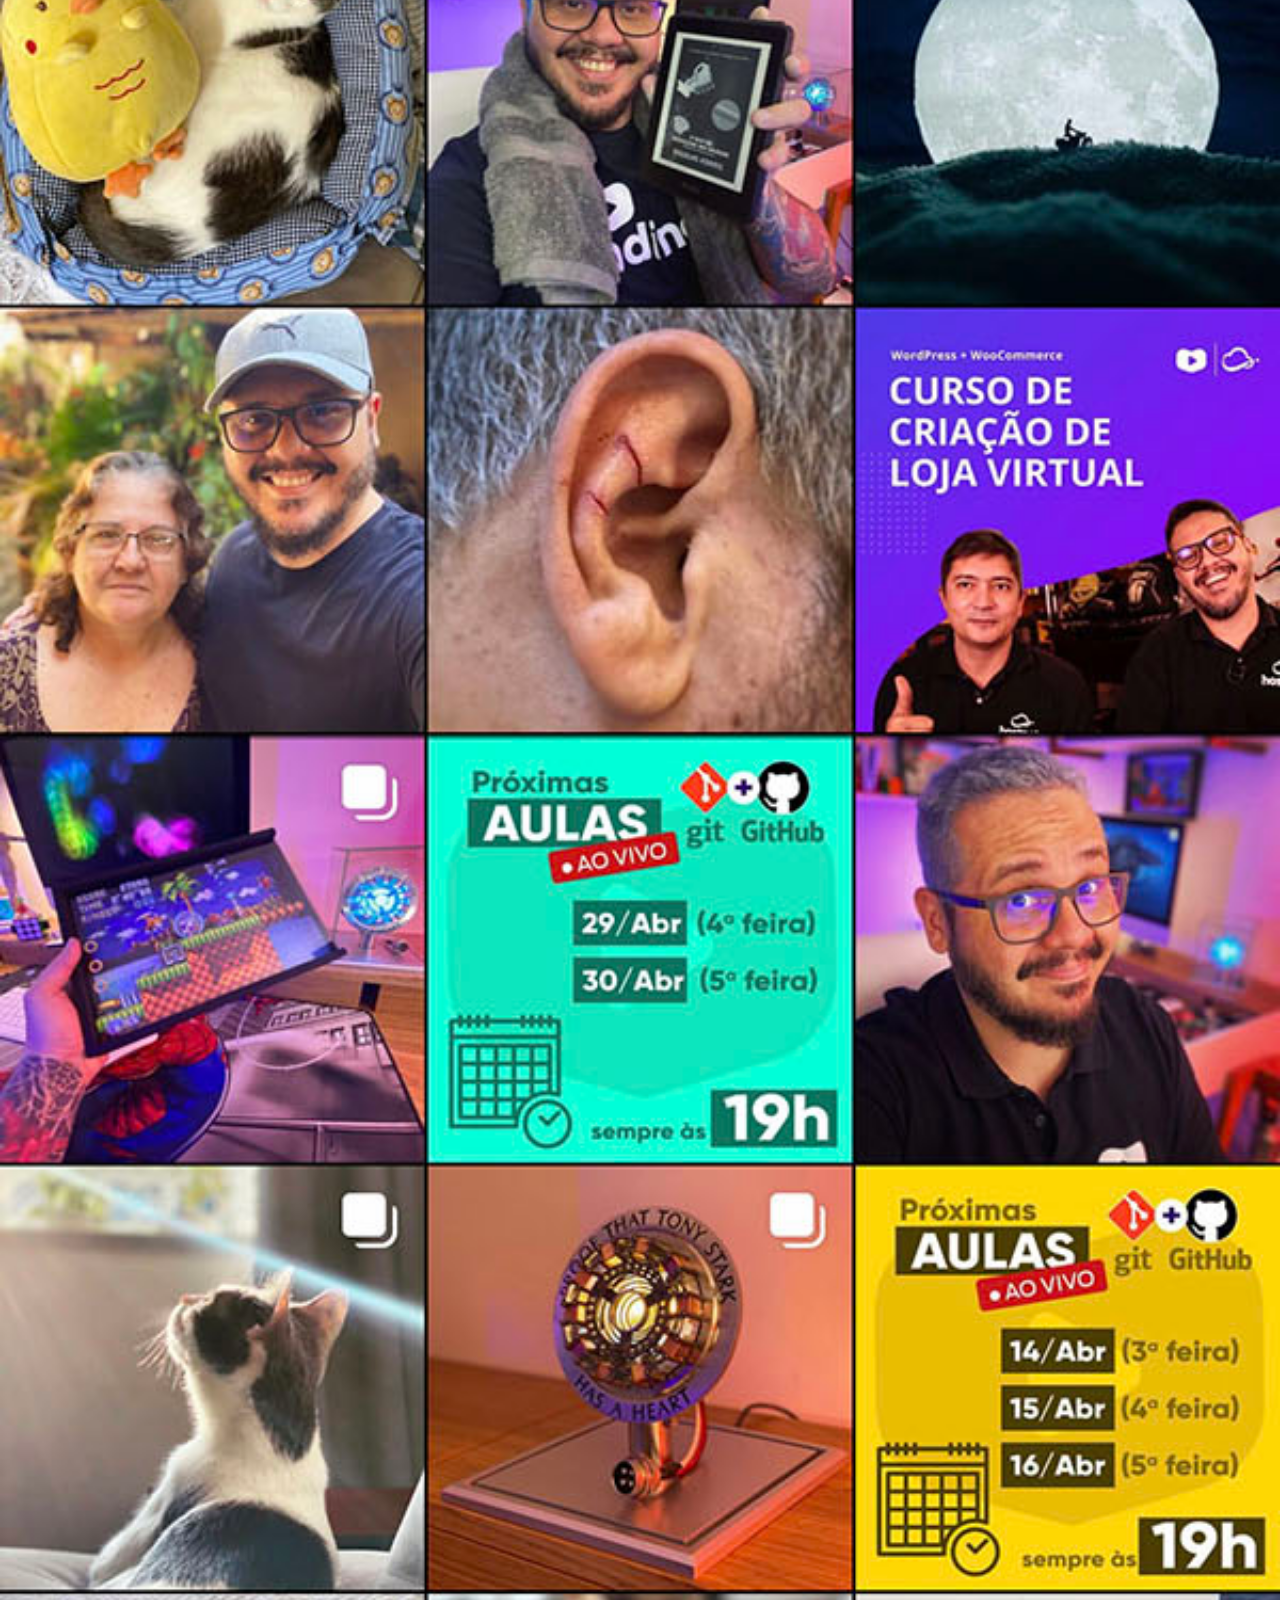
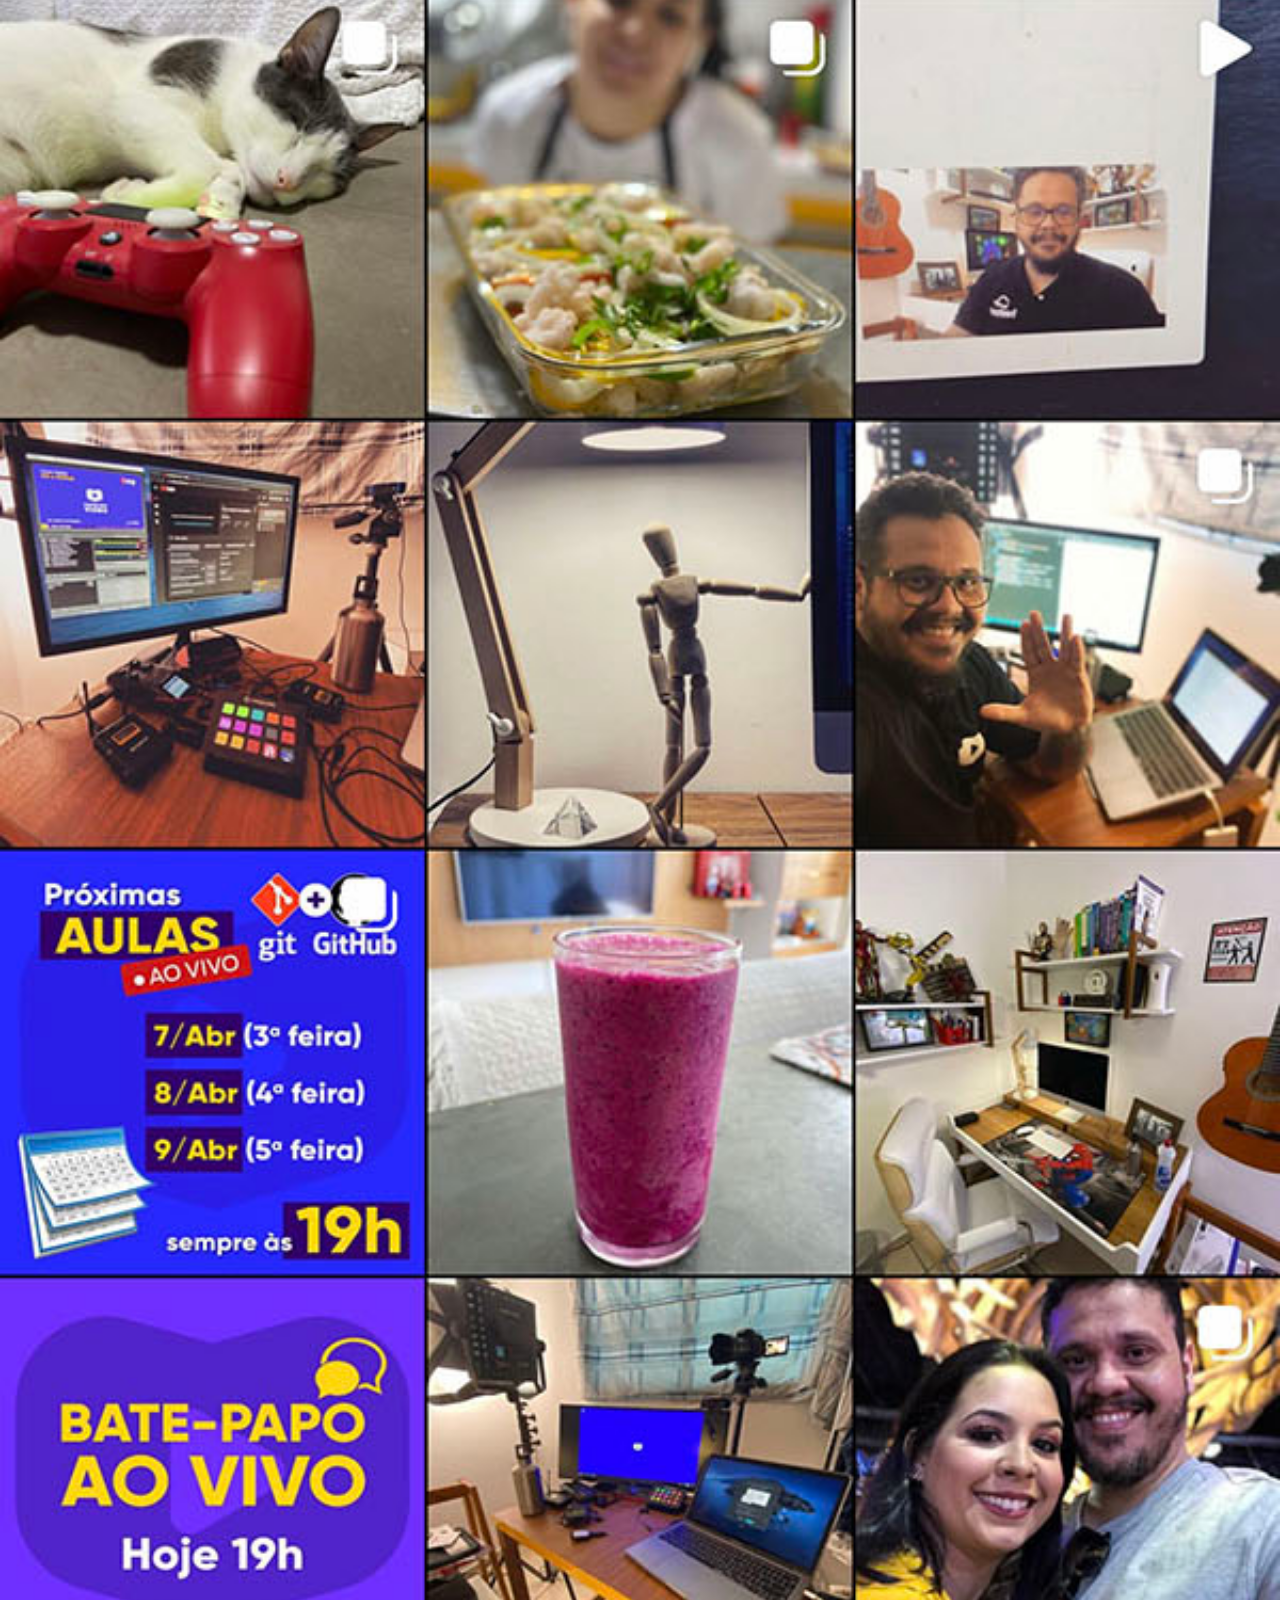
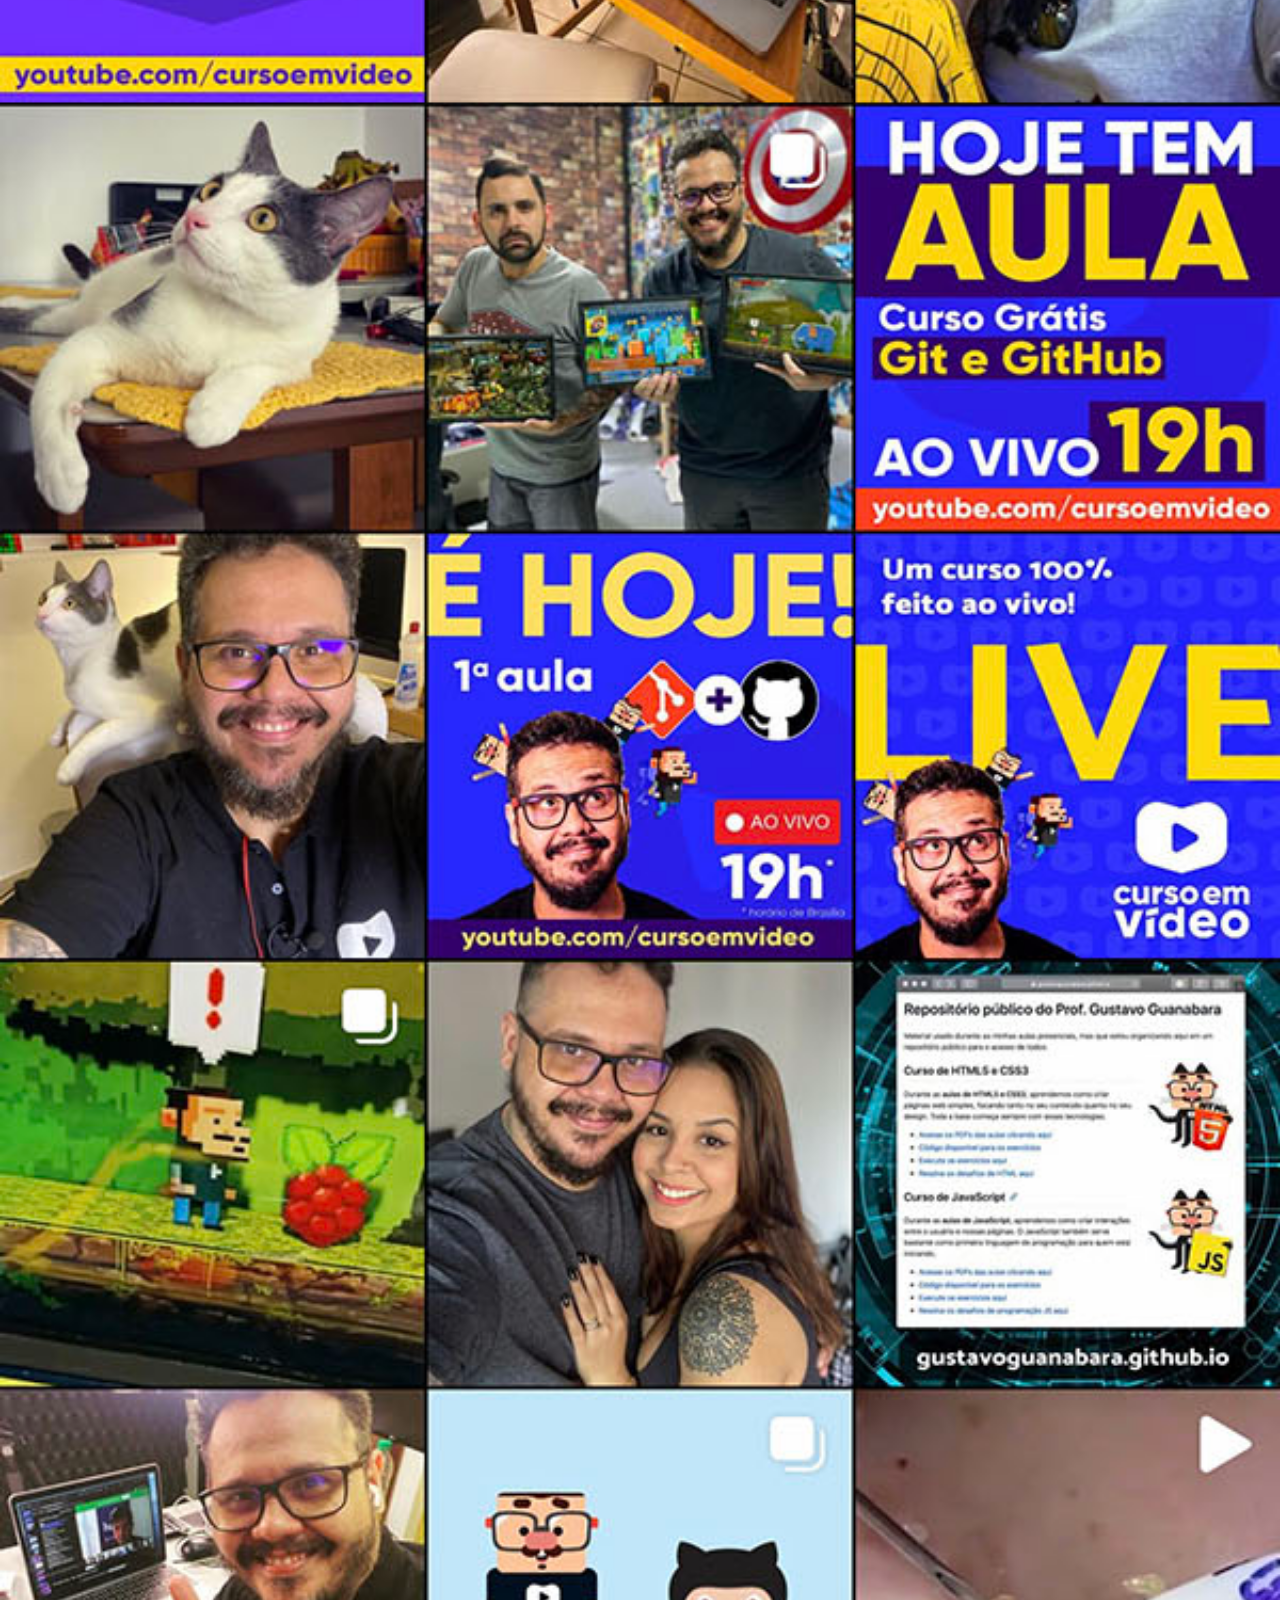
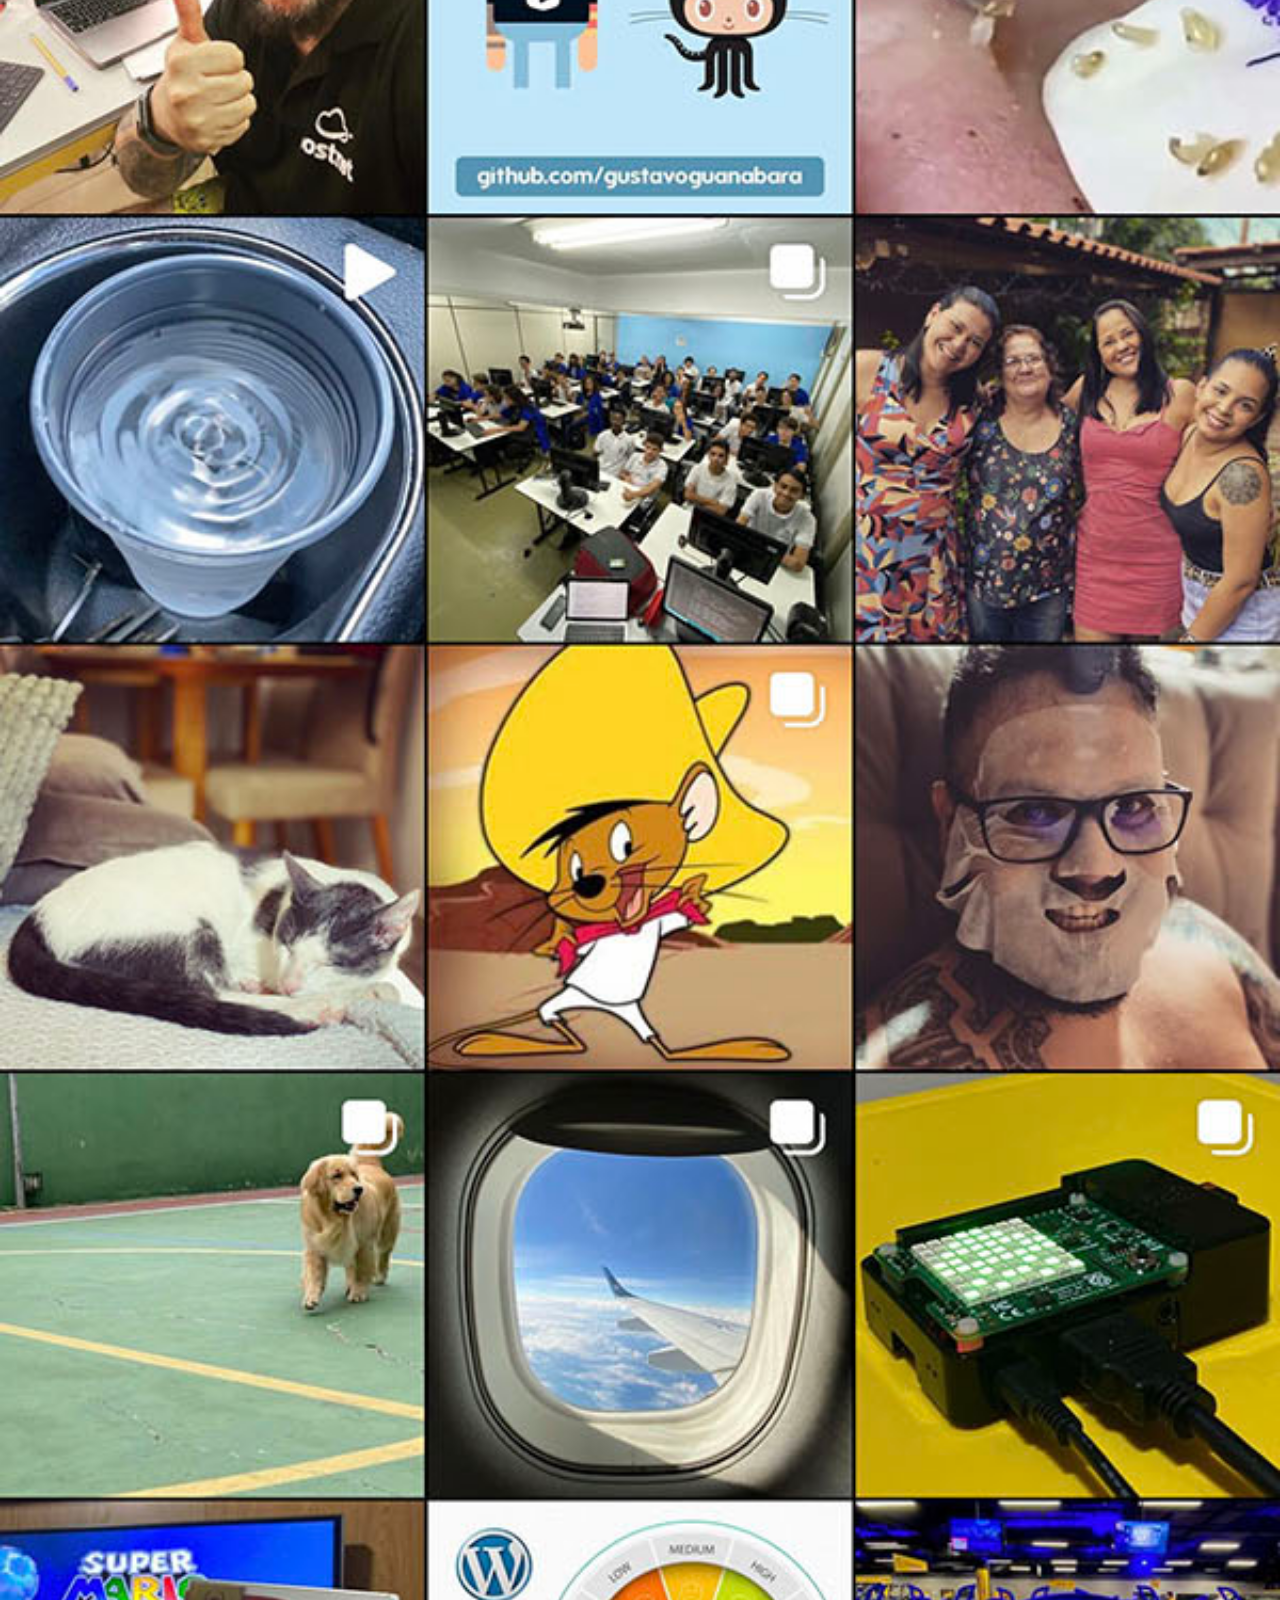
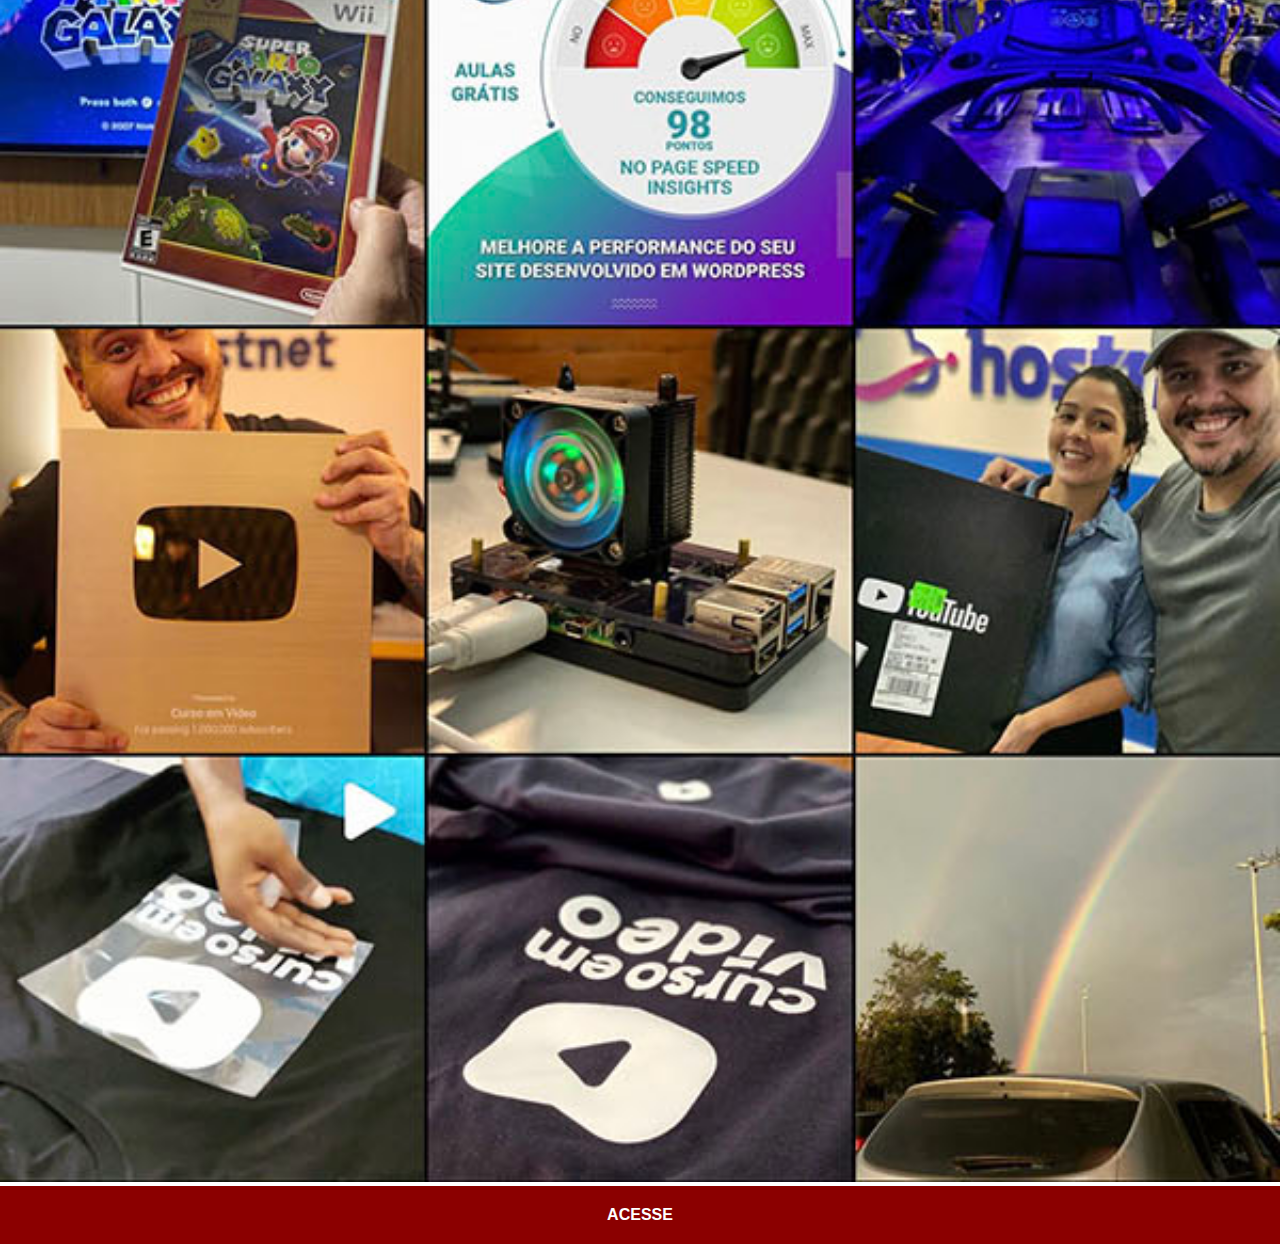
<file: instagram.html>
<!DOCTYPE html>
<html lang="pt-br">
<head>
    <meta charset="UTF-8">
    <meta http-equiv="X-UA-Compatible" content="IE=edge">
    <meta name="viewport" content="width=device-width, initial-scale=1.0">
    <title>Instagram</title>
    <link rel="stylesheet" href="estilos/social.css">
</head>
<body>
    <img src="imagens/tela-instagram.jpg" alt="Instagram">
    <a href="https://www.instagram.com/gustavoguanabara/" target="_blank">ACESSE</a>
</body>
</html>
</file>
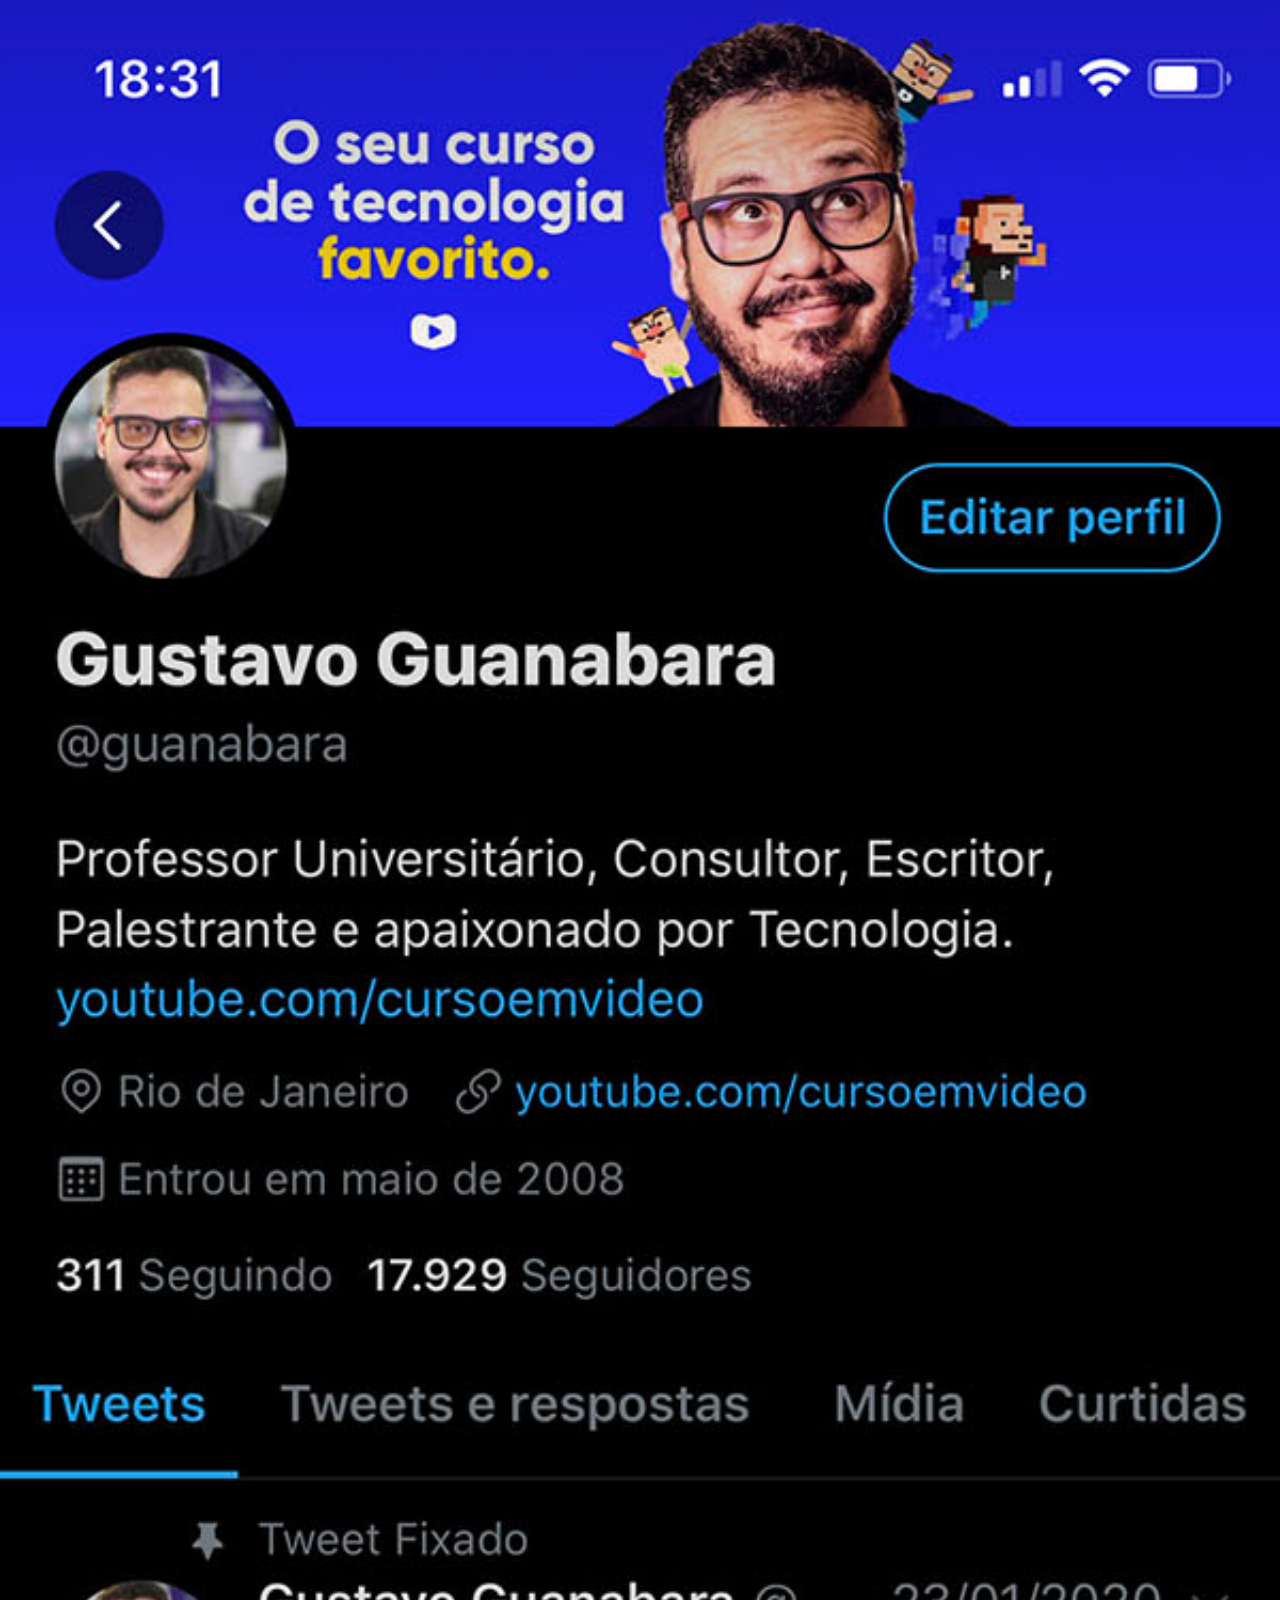
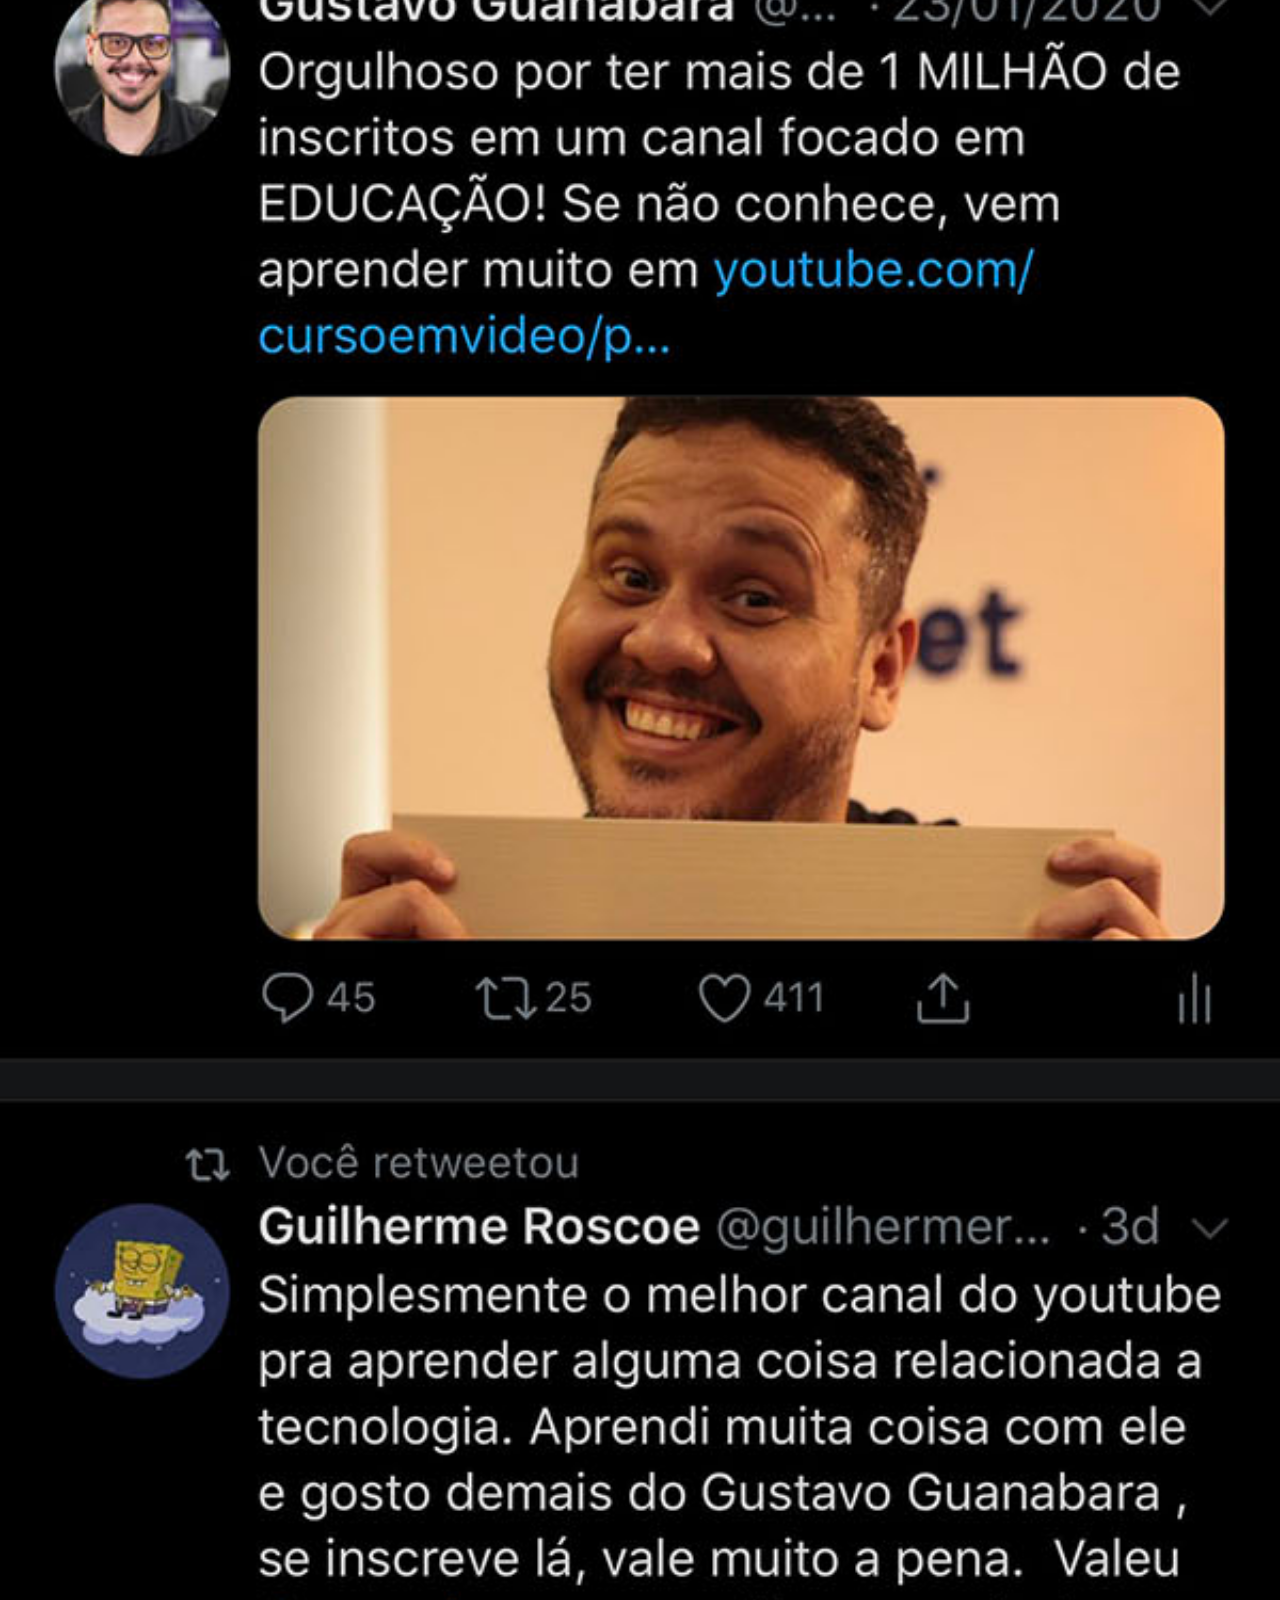
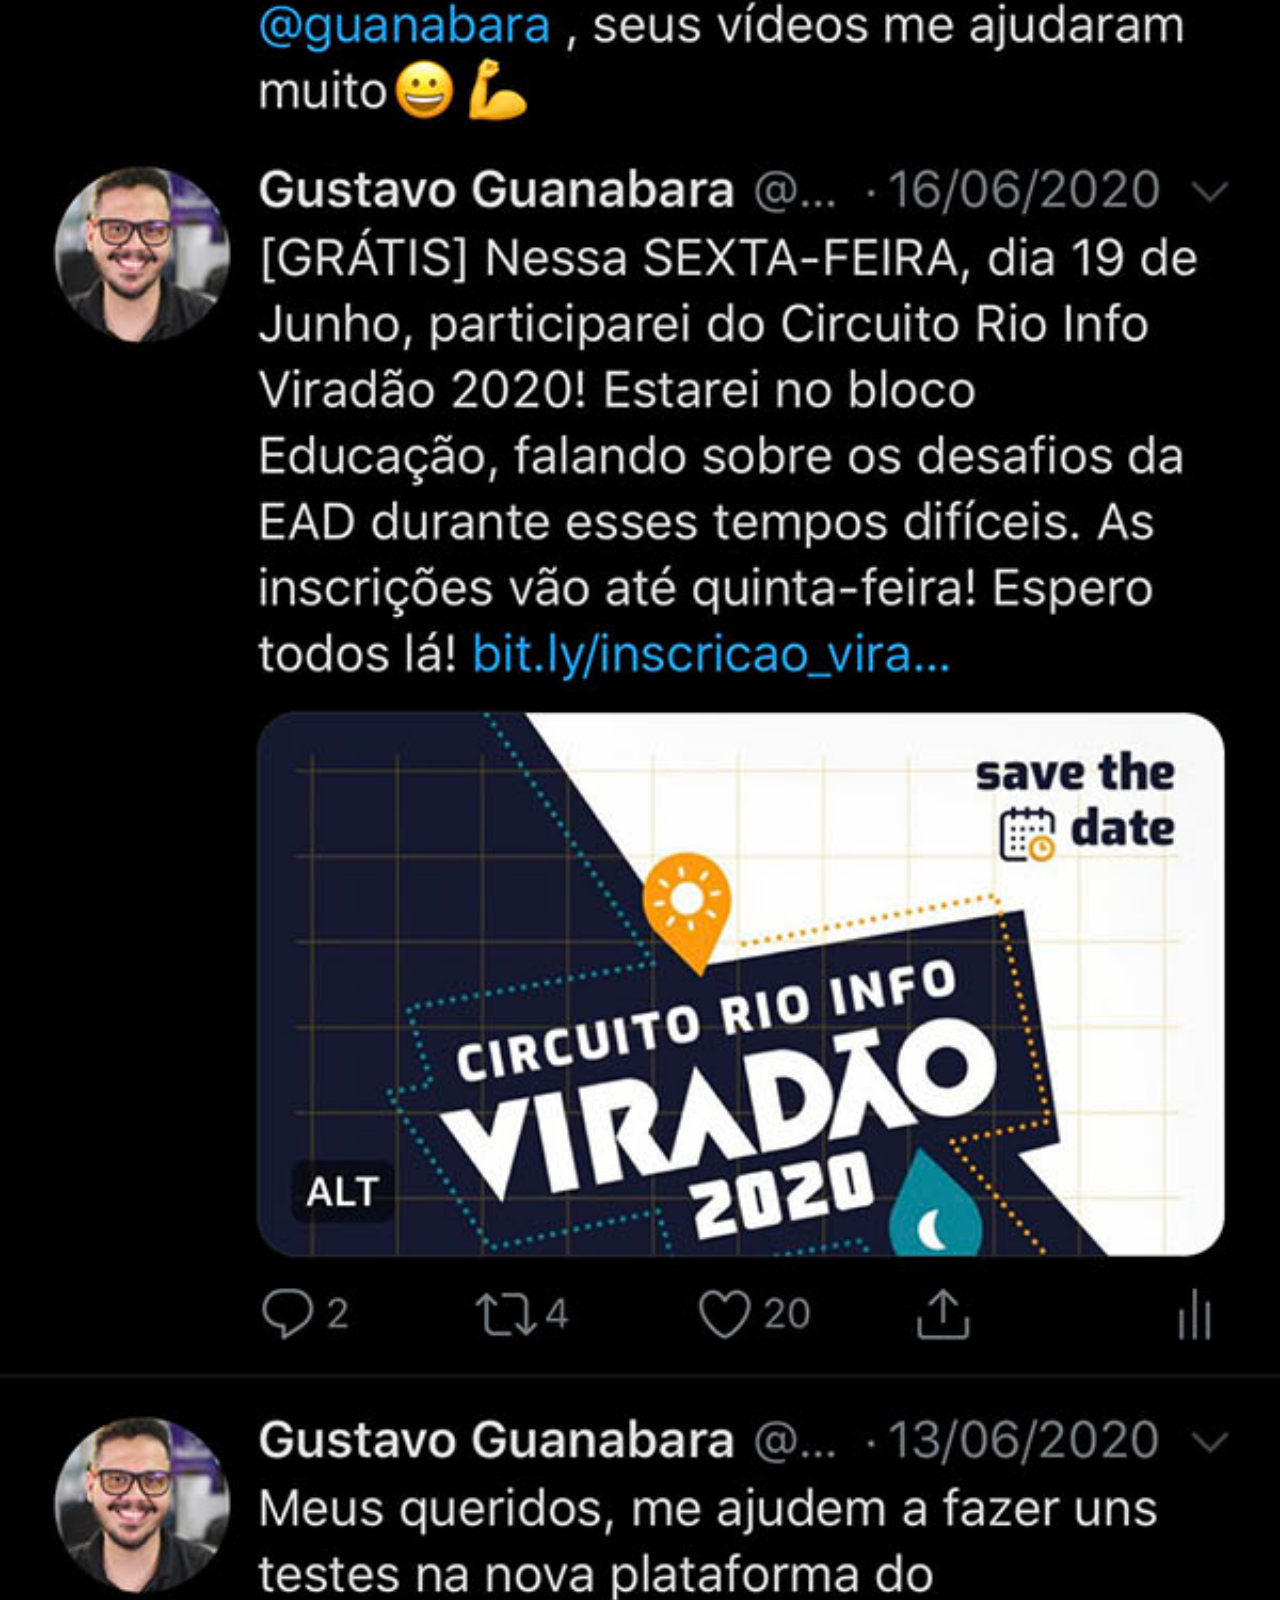
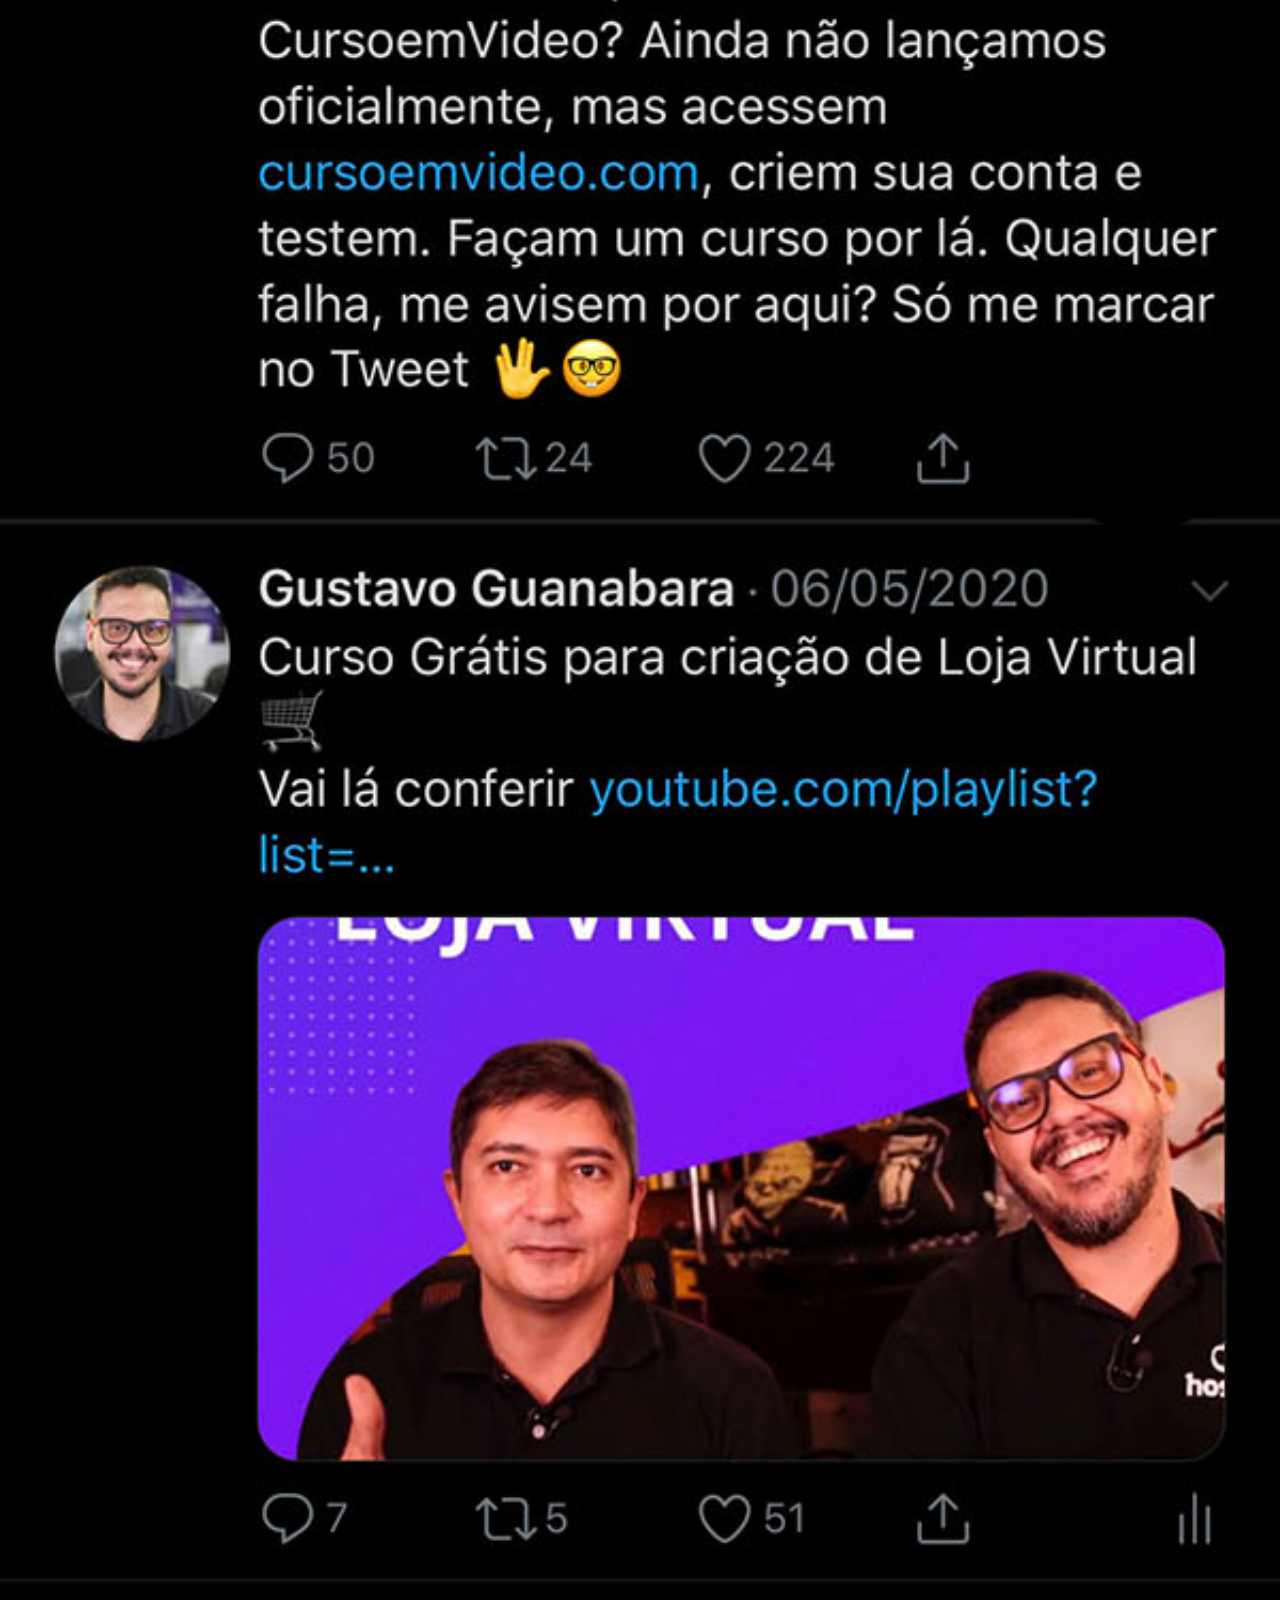
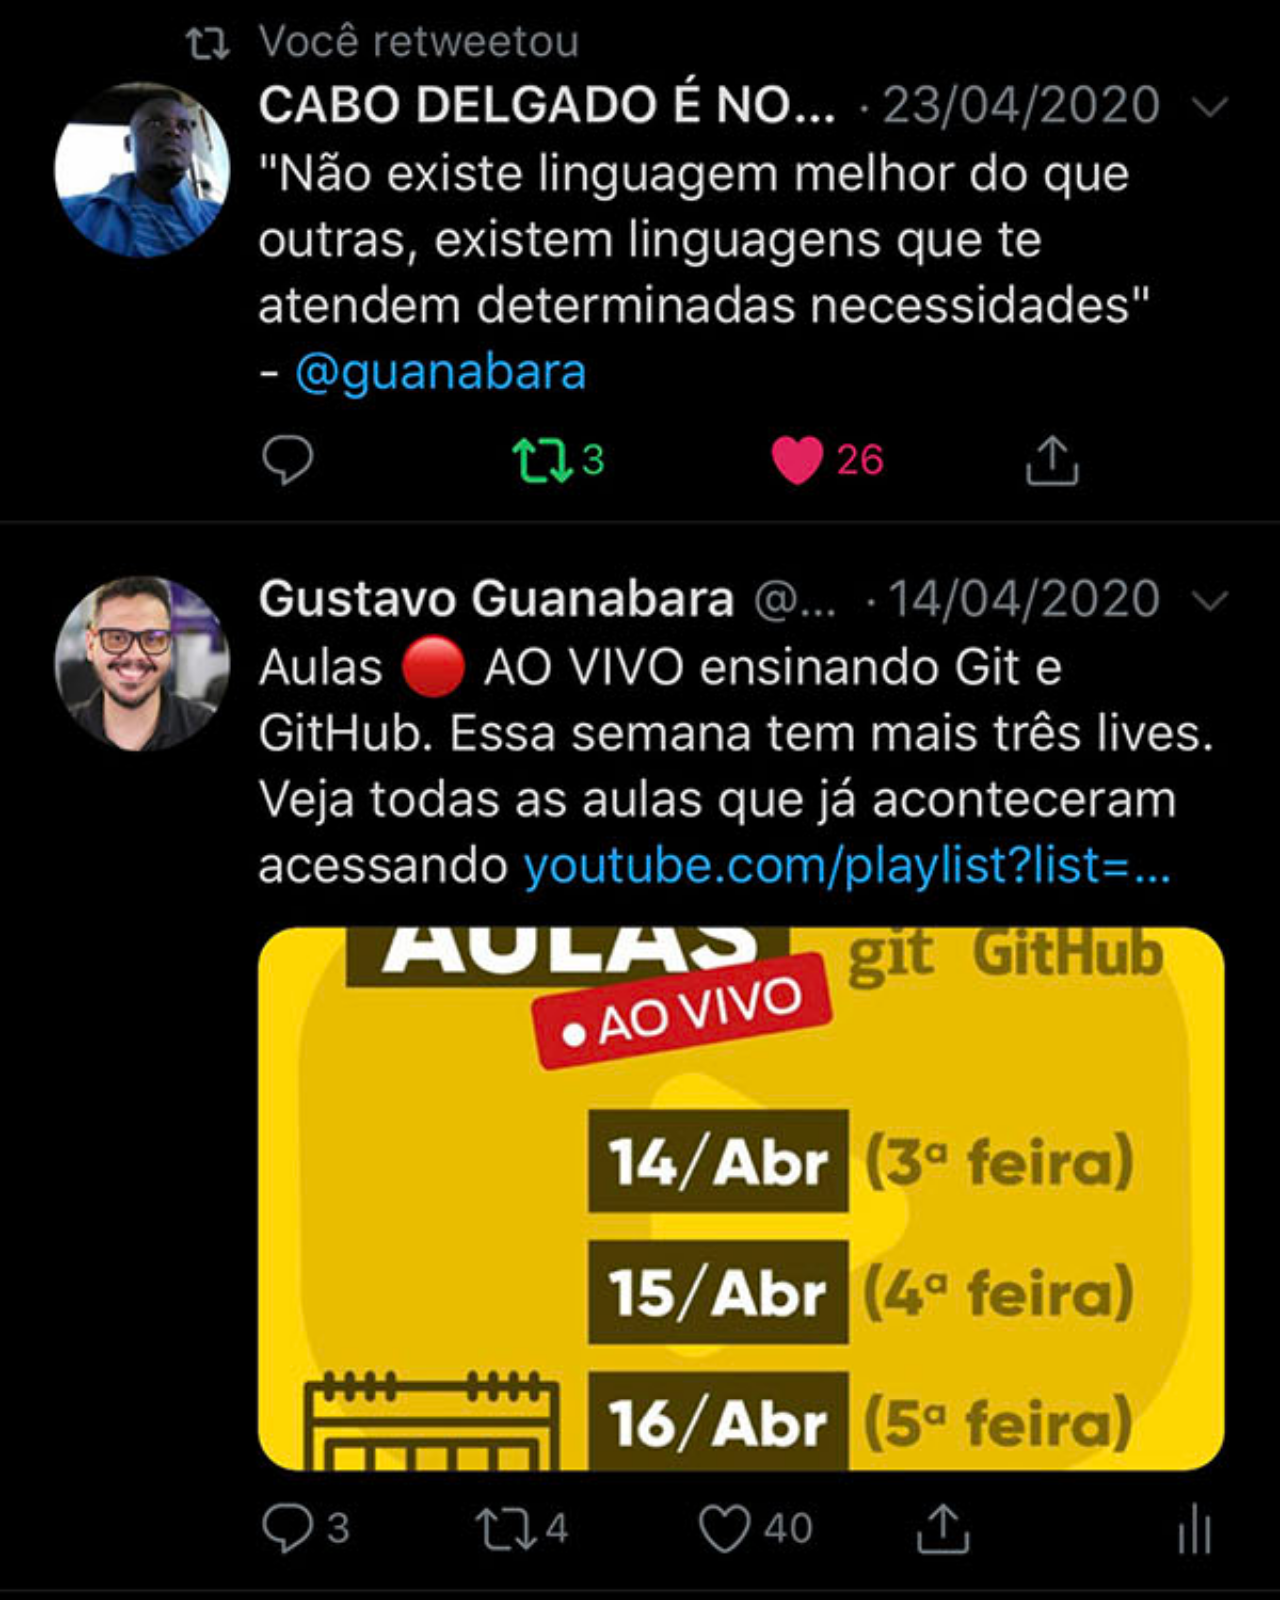
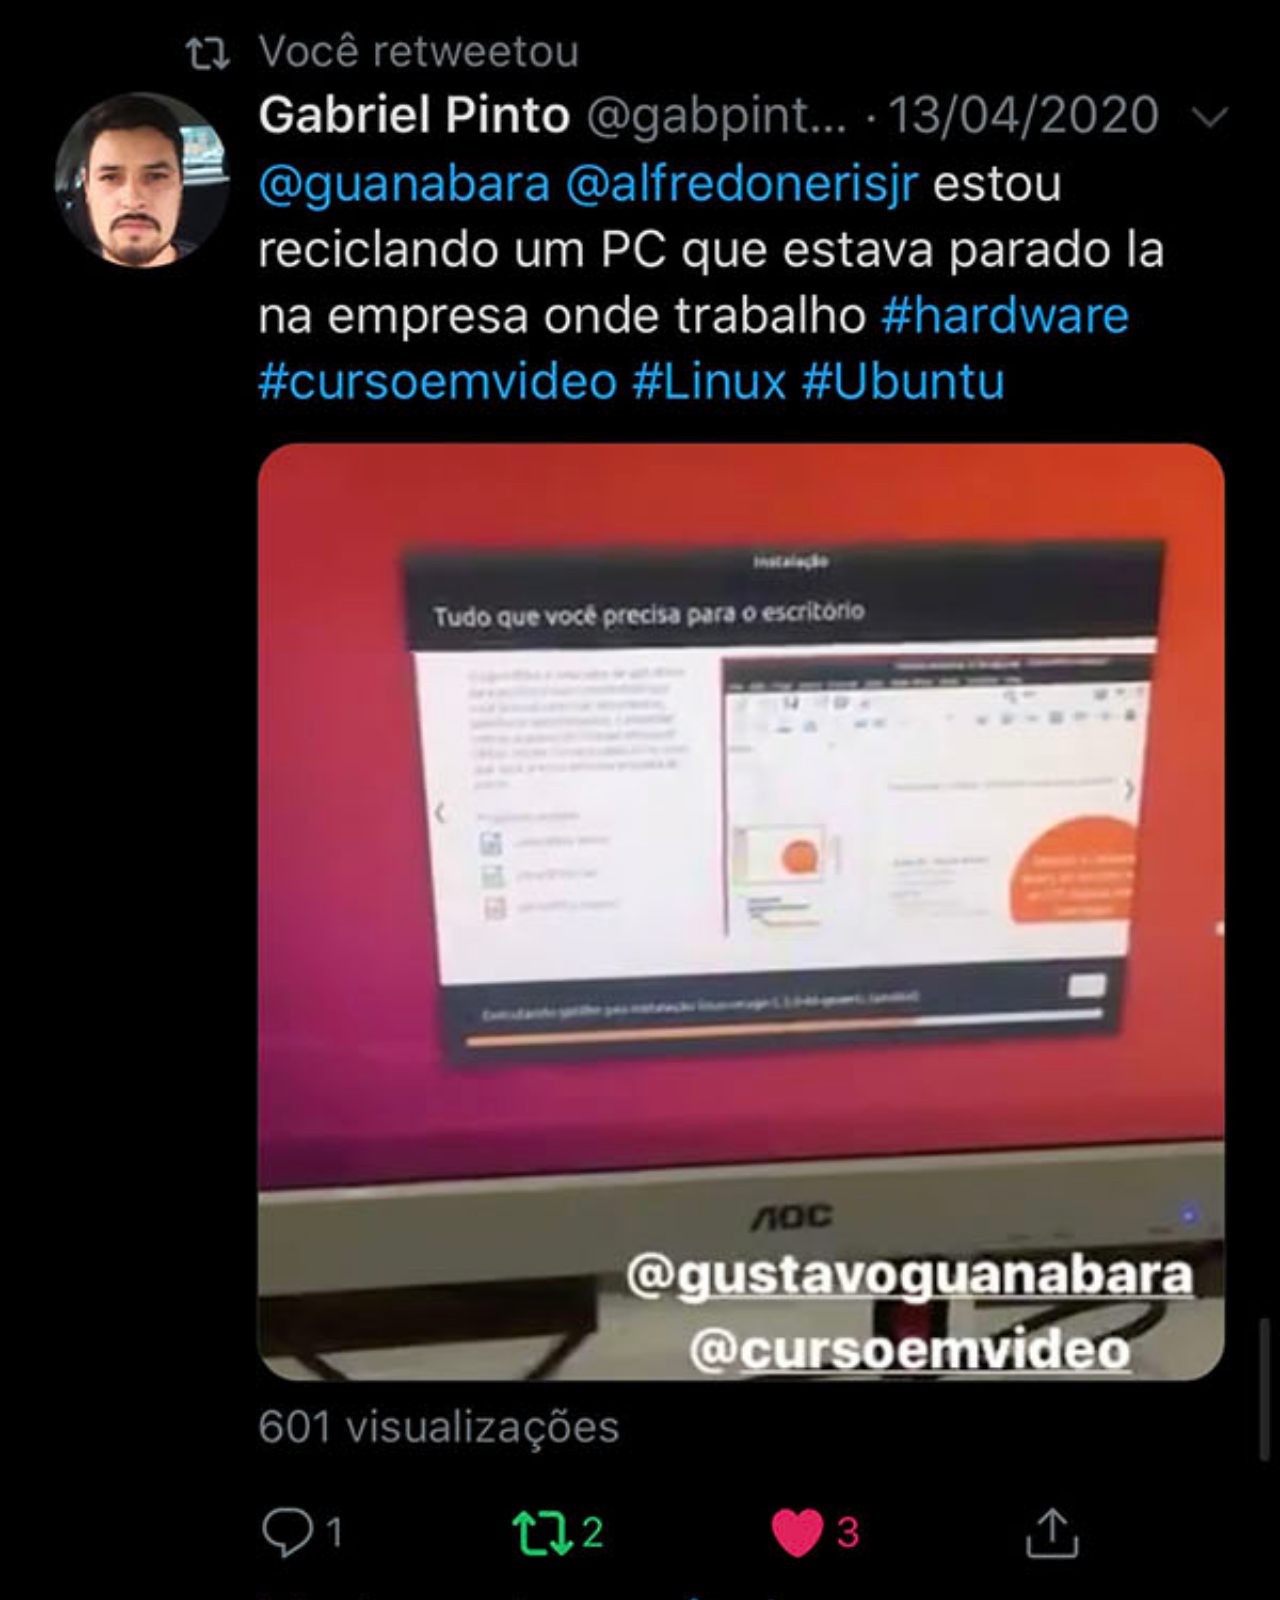
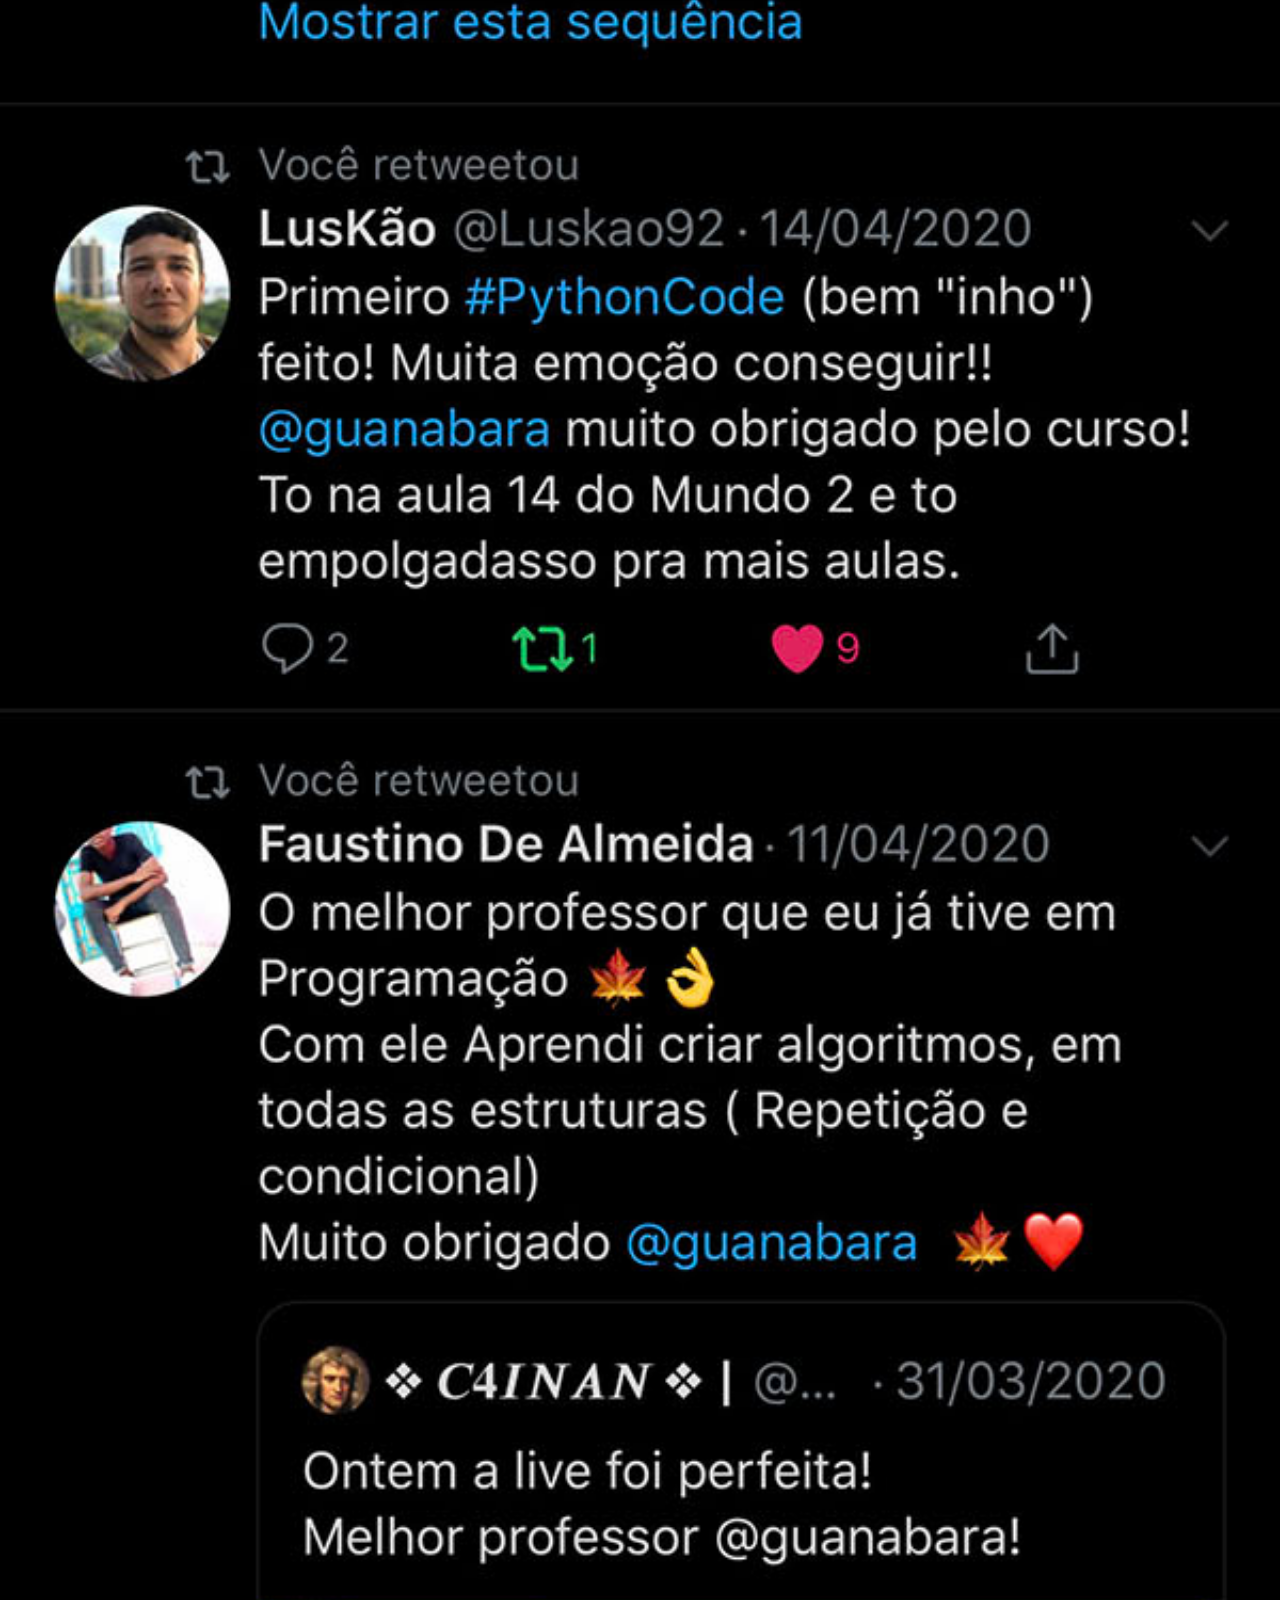
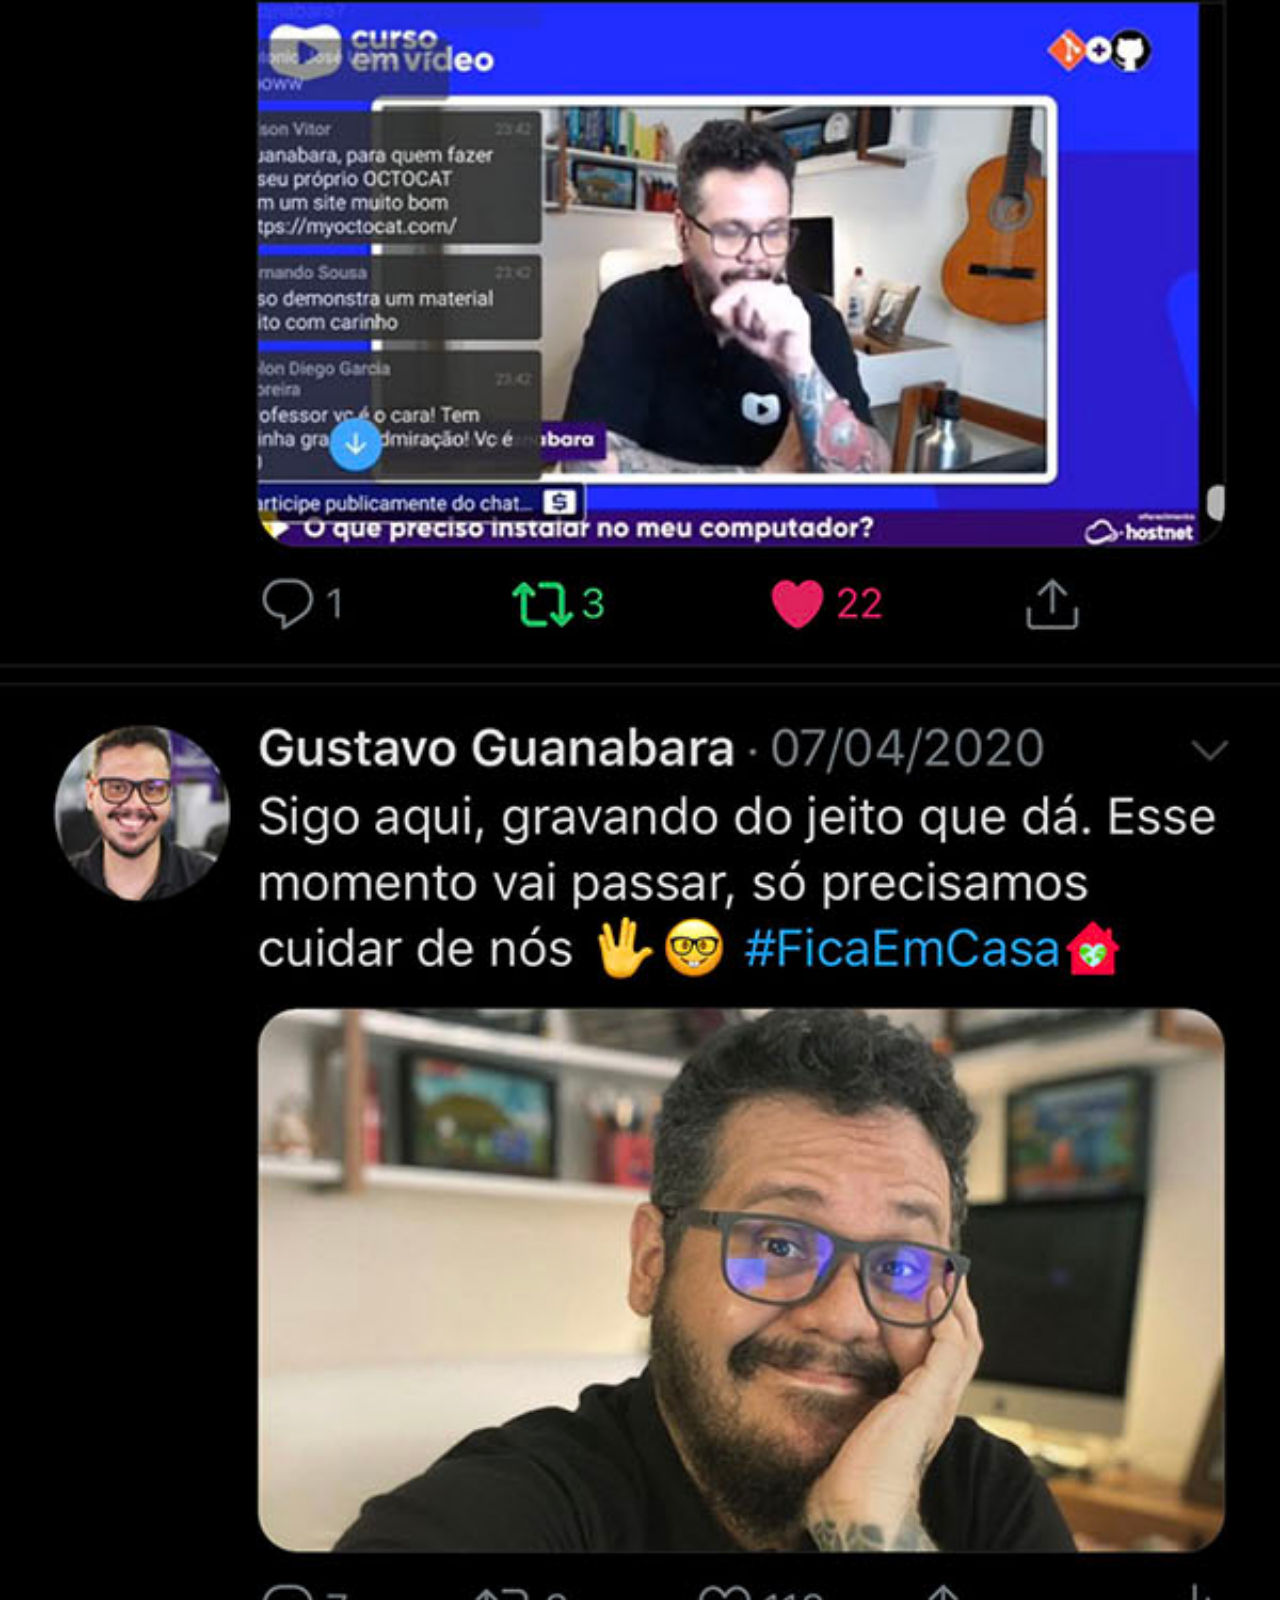
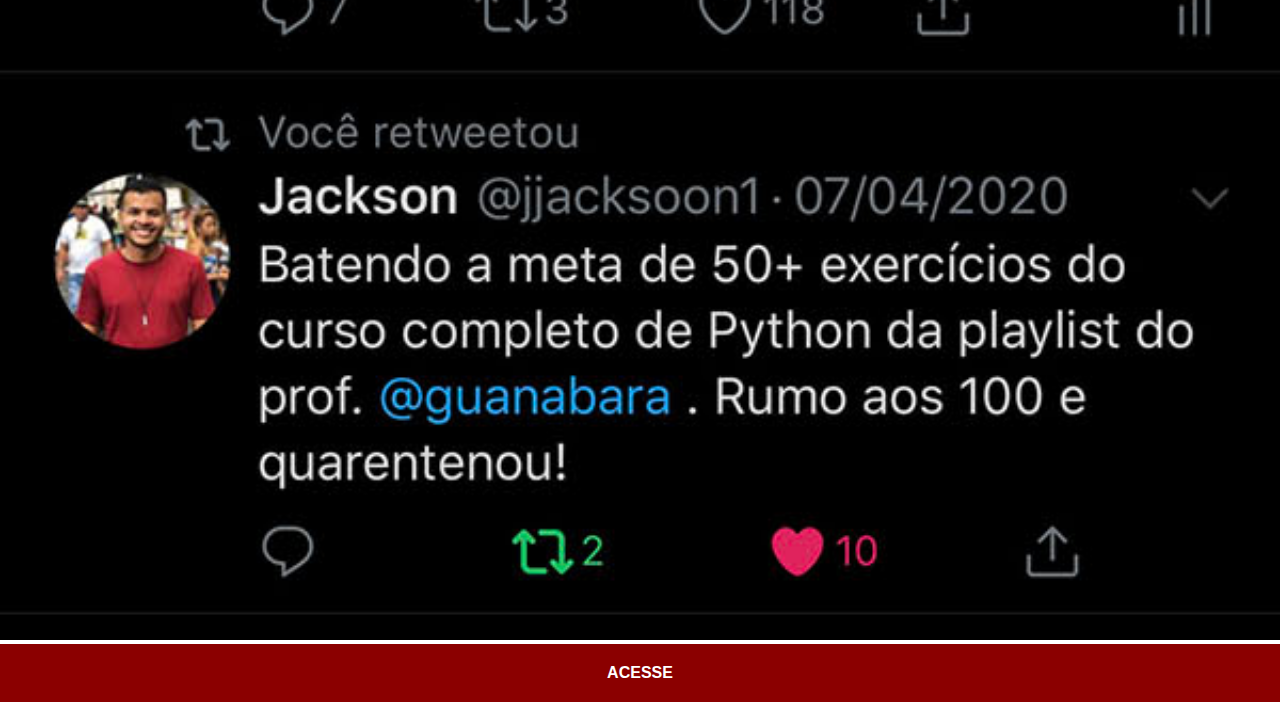
<file: twitter.html>
<!DOCTYPE html>
<html lang="pt-br">
<head>
    <meta charset="UTF-8">
    <meta http-equiv="X-UA-Compatible" content="IE=edge">
    <meta name="viewport" content="width=device-width, initial-scale=1.0">
    <title>Twitter</title>
    <link rel="stylesheet" href="estilos/social.css">
</head>
<body>
    <img src="imagens/tela-twitter.jpg" alt="Twitter">
    <a href="https://twitter.com/guanabara" target="_blank">ACESSE</a>
</body>
</html>
</file>
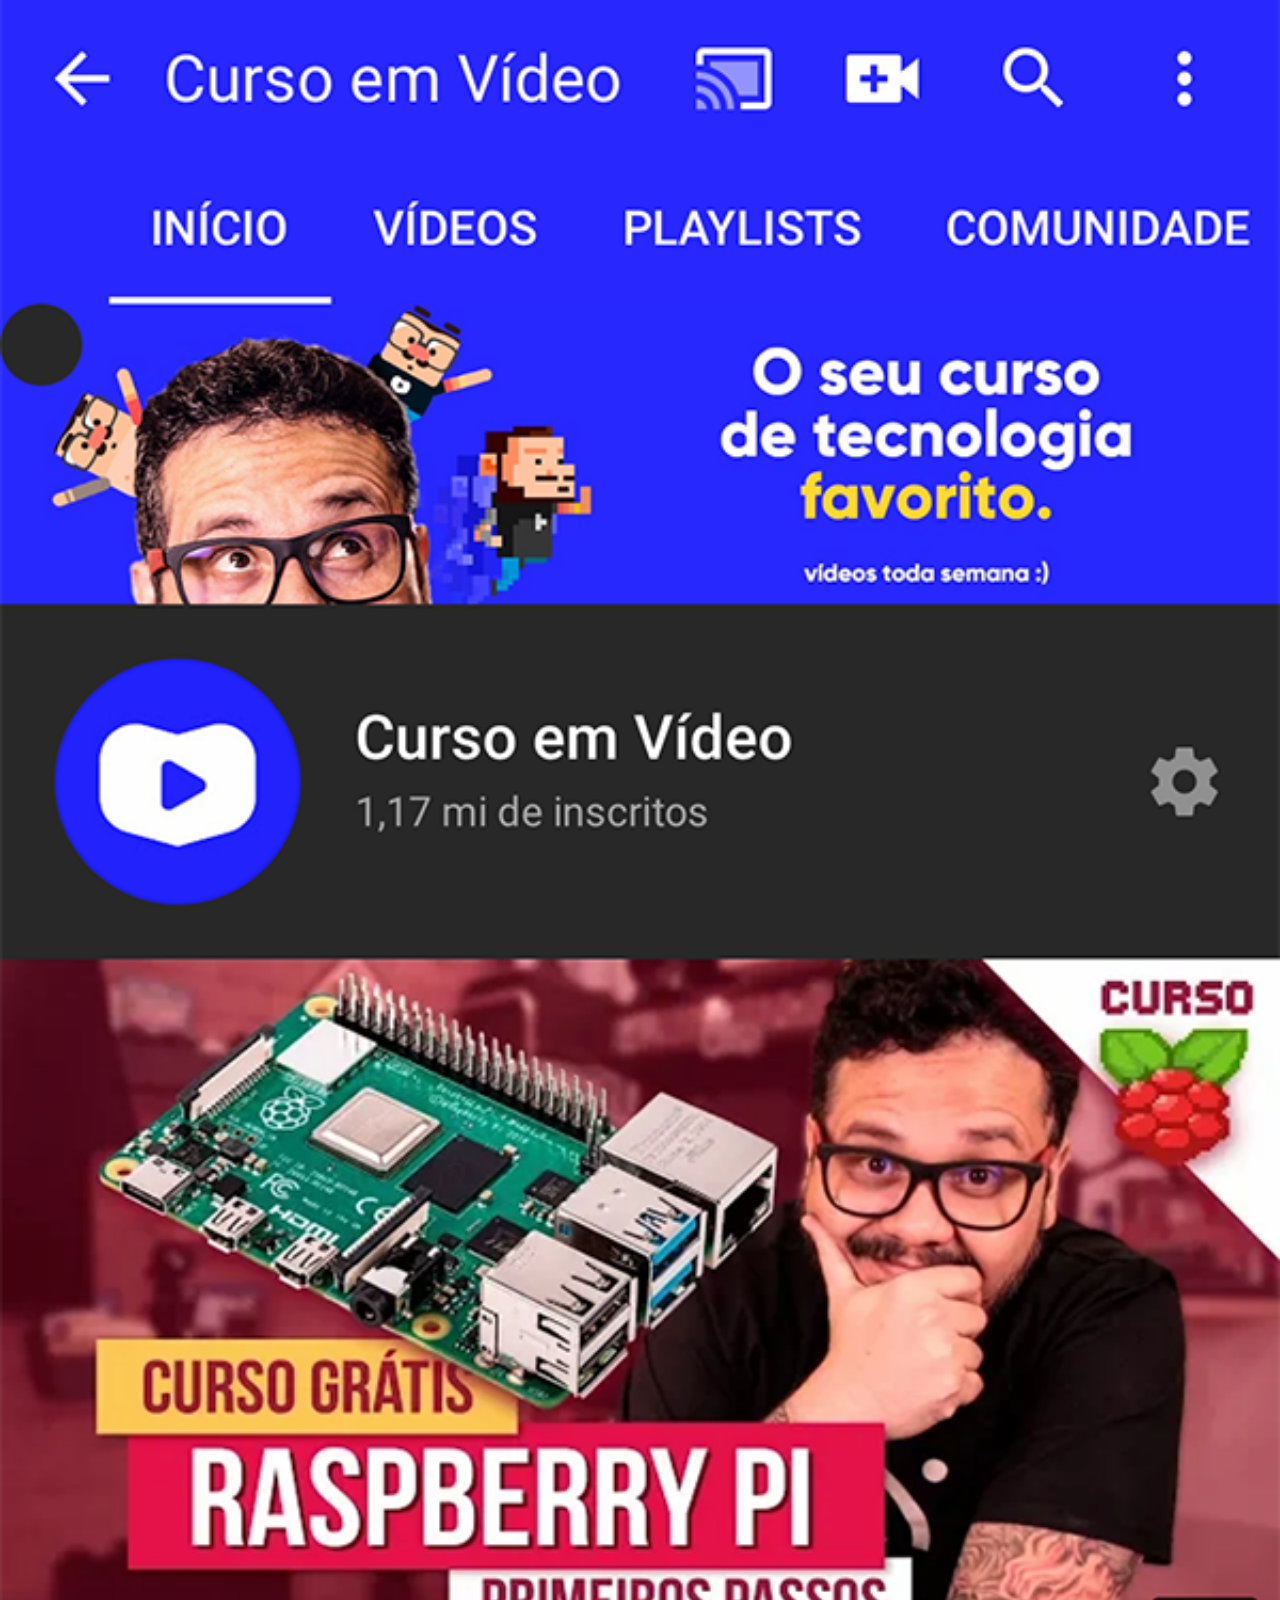
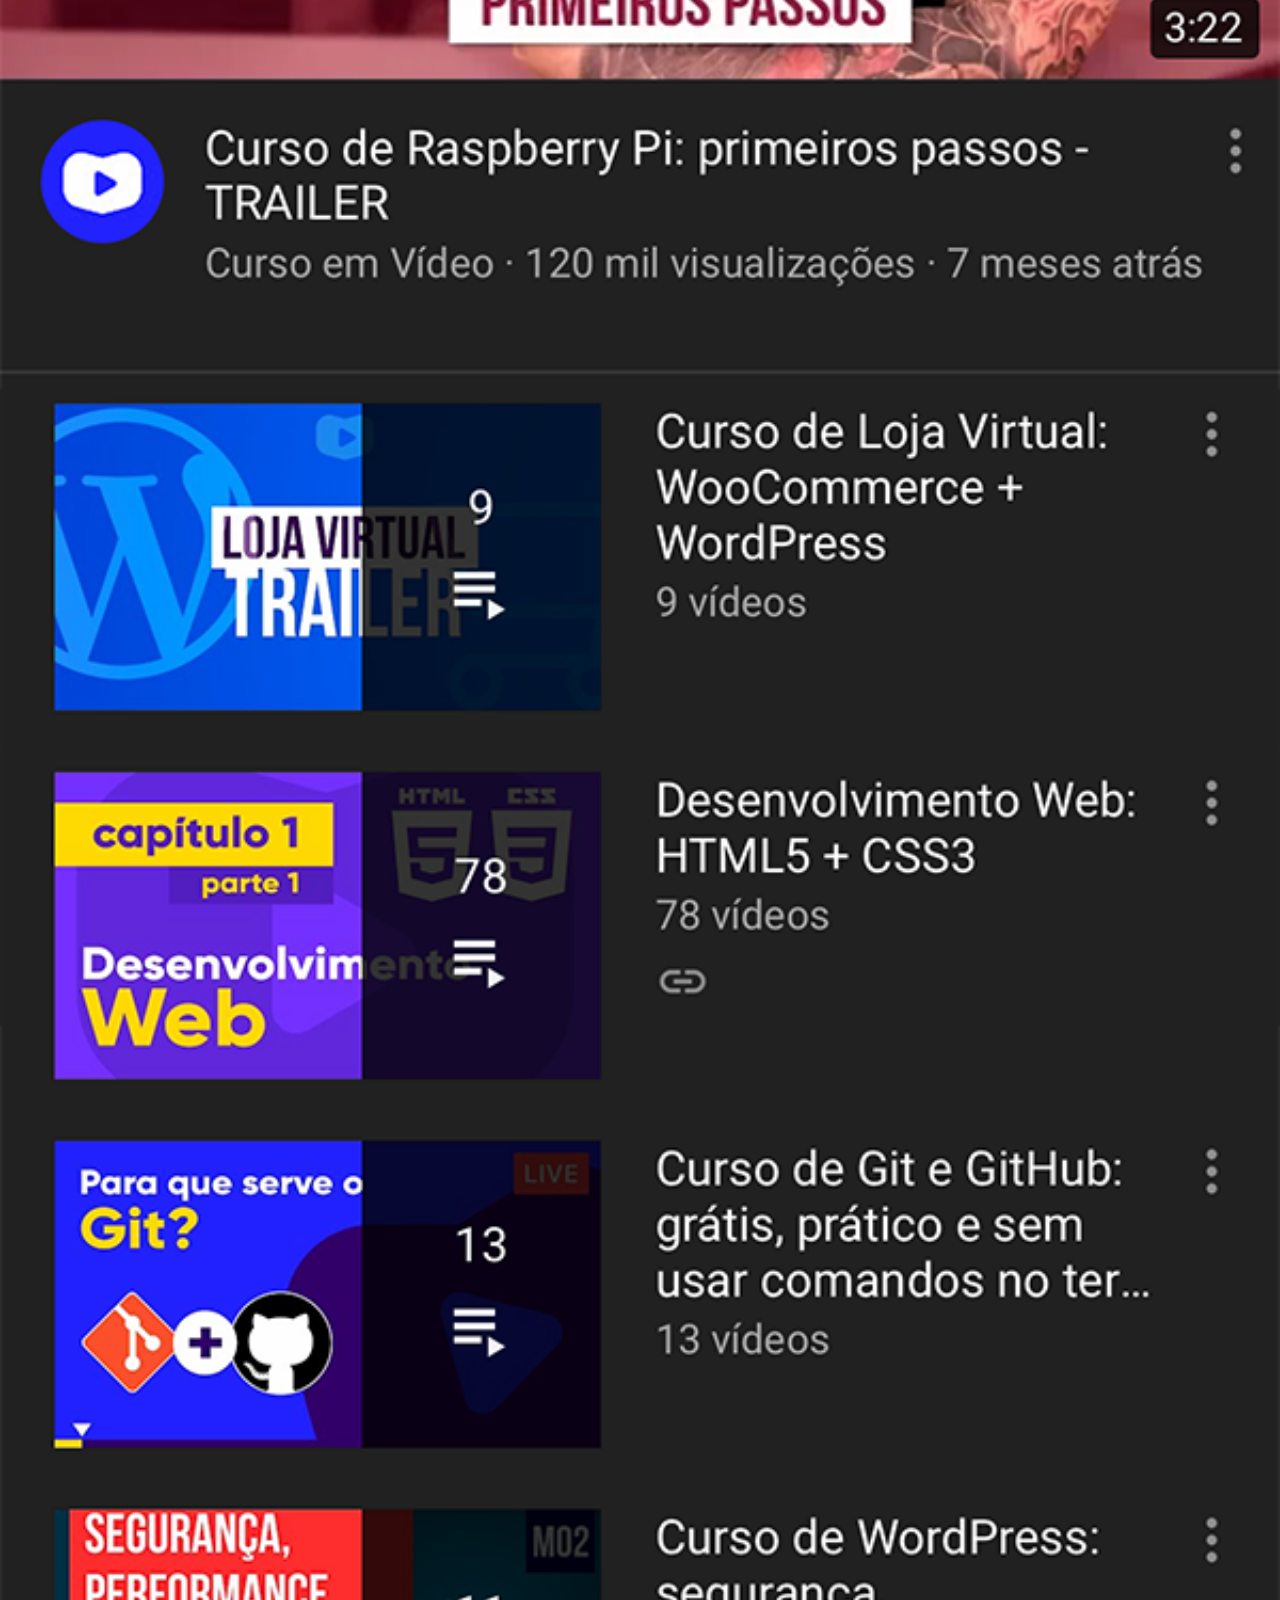
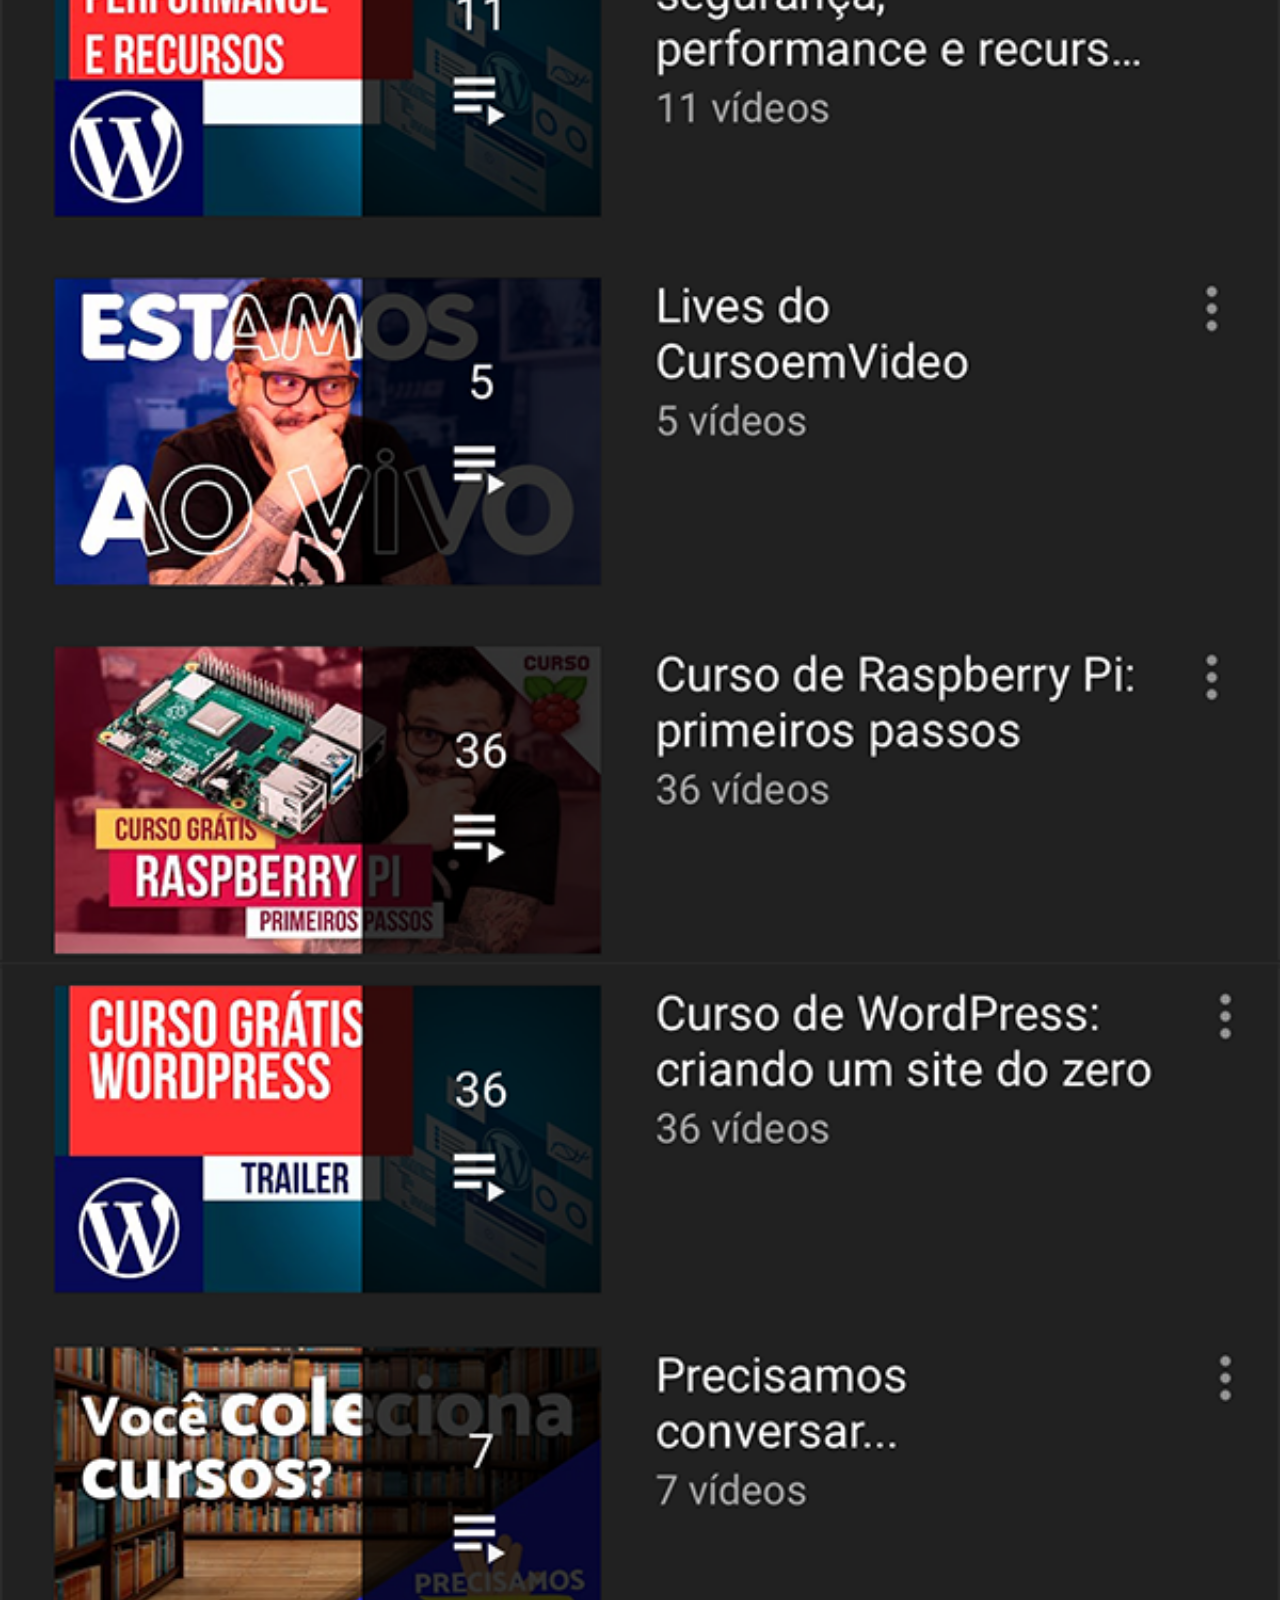
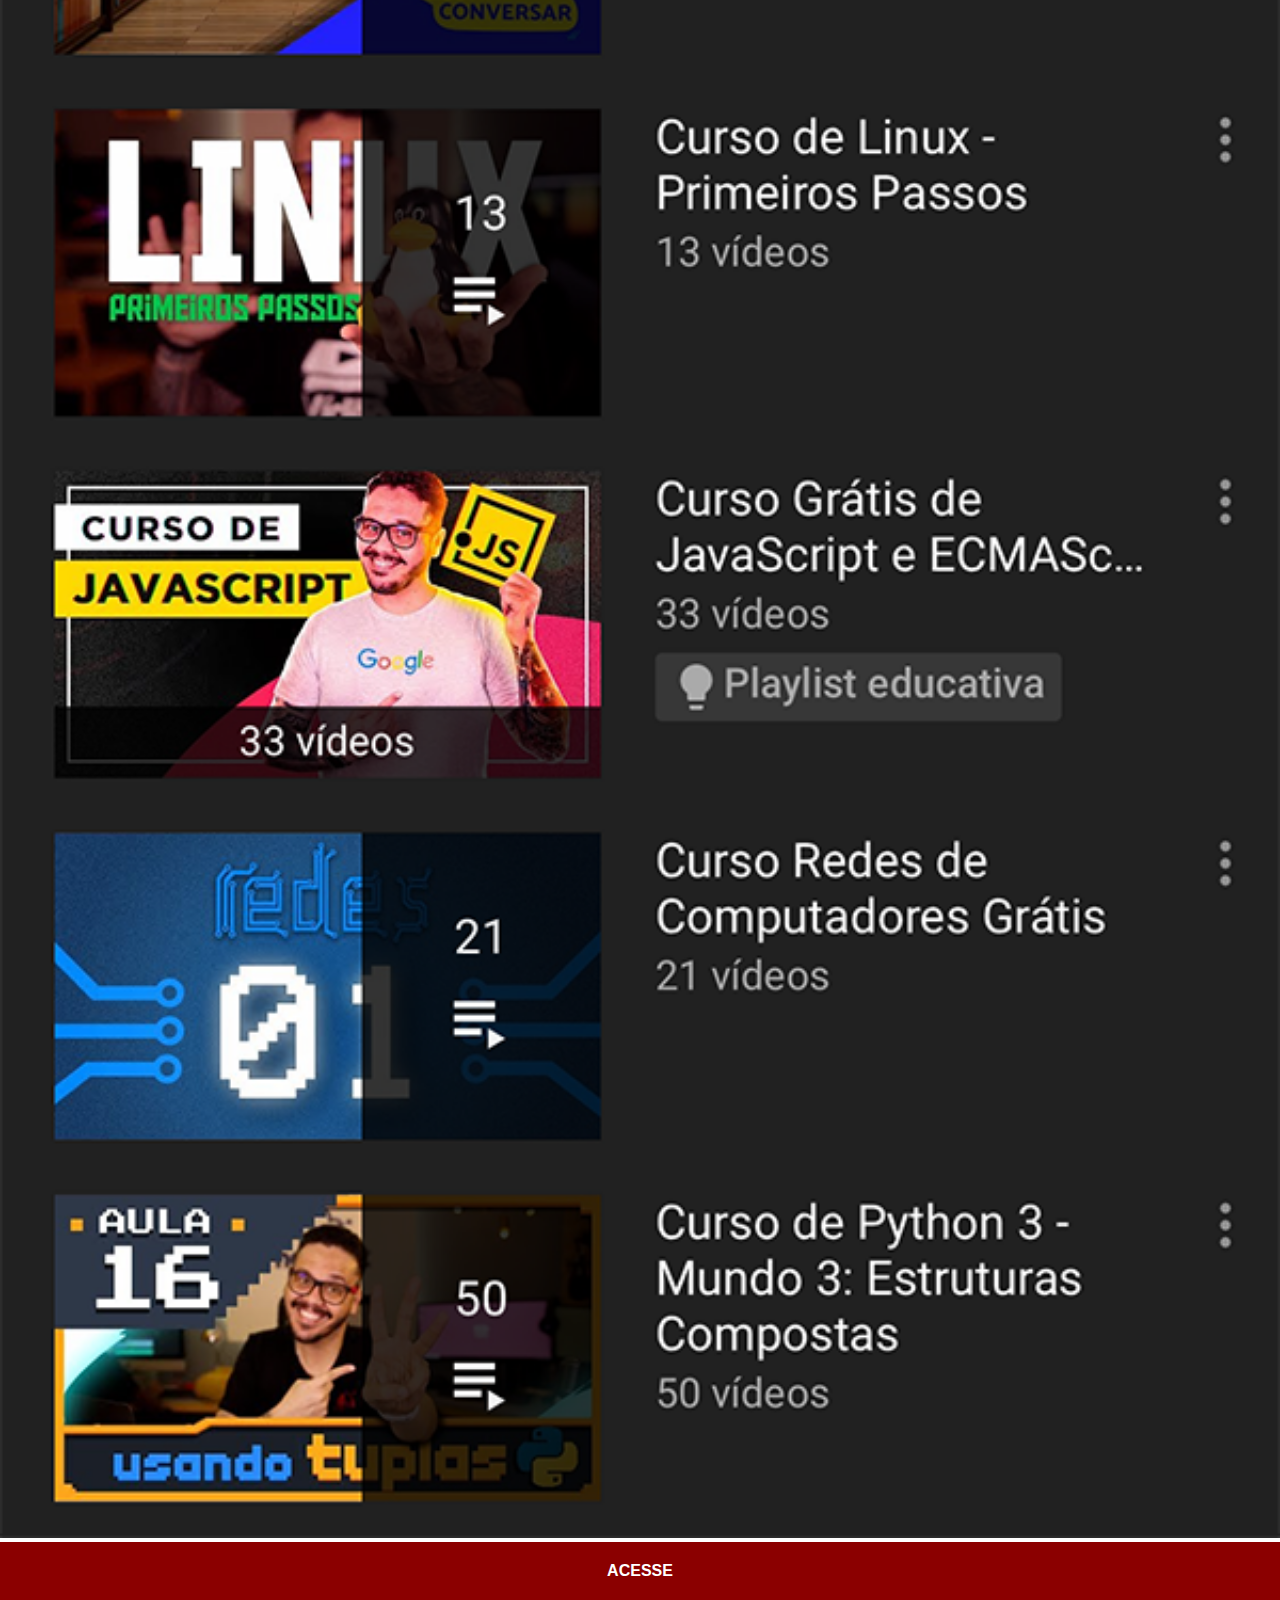
<file: youtube.html>
<!DOCTYPE html>
<html lang="en">
<head>
    <meta charset="UTF-8">
    <meta http-equiv="X-UA-Compatible" content="IE=edge">
    <meta name="viewport" content="width=device-width, initial-scale=1.0">
    <title>YouTube</title>
    <link rel="stylesheet" href="estilos/social.css">
</head>
<body>
    <img src="imagens/tela-youtube.png" alt="">
    <a href="https://www.youtube.com/c/CursoemV%C3%ADdeo/playlists" target="_blank">ACESSE</a>
</body>
</html>
</file>
<file: estilos/style.css>
@charset "UTF-8";

*{
    margin: 0px;
    padding: 0px;
    font-family: Arial, Helvetica, sans-serif;
}

html, body{
    width: 100vw;
    height: 100vh;
    background-color: black;
}

body{
    background: url('../imagens/fundo-madeira.jpg') no-repeat top center;
    background-size: cover;
    background-attachment: fixed;
}

main{
    position: relative;
    height: 100vh;
}

section#telefone{
    position: absolute;
    top: 50%;
    left: 50%;
    transform: translate(-50%, -50%);

    height: 627px;
    width: 311px;
    background: url('../imagens/frame-iphone.png') no-repeat;
}

iframe#tela{
    position: relative;
    top: 80px;
    left: 22px;
    width: 269px;
    height: 471px;
}

section#redes-sociais{
    text-align: right;
}

section#redes-sociais img{
    width: 50px;
    margin: 10px;
    border-radius: 50%;
    box-shadow: 2px 2px 5px rgba(0, 0, 0, 0.402);
    box-sizing: border-box;
}

section#redes-sociais img:hover{
    border: 2px solid rgba(255, 255, 255, 0.501);
    transform: translate(-3px, -3px);
    box-shadow: 5px 5px 10px rgba(0, 0, 0, 0.511);
    transition: transform .3s, border 0.5s;
}
</file>
<file: estilos/social.css>
@charset "UTF8";

*{
    margin: 0px;
    padding: 0px;
    font-family: Arial, Helvetica, sans-serif;
}

::-webkit-scrollbar{
    width: 0px;
    height: 0px;
}

img{
    width: 100vw;
}

a{
    display: block;
    background-color: darkred;
    color: white;
    padding: 20px;
    text-decoration: none;
    font-weight: bolder;
    text-align: center;
}

a:hover{
    background-color: red;
}
</file>
